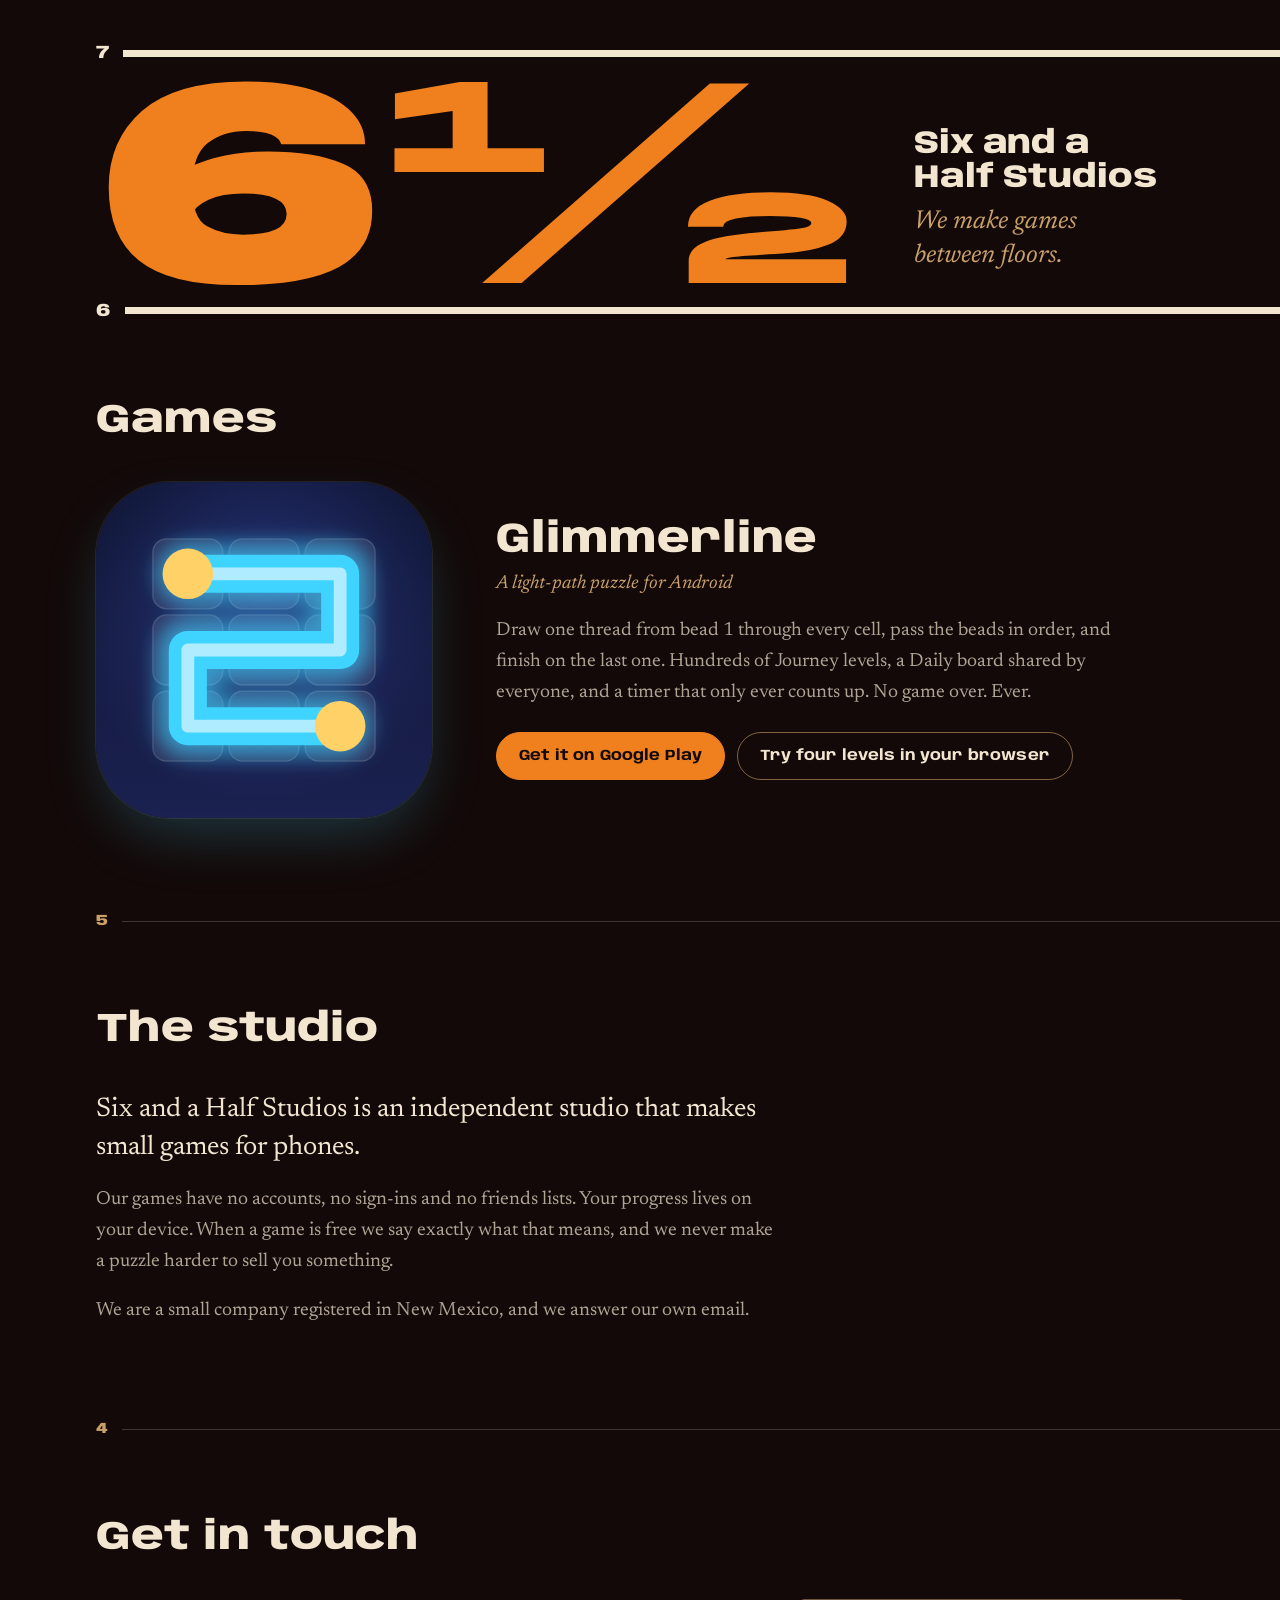
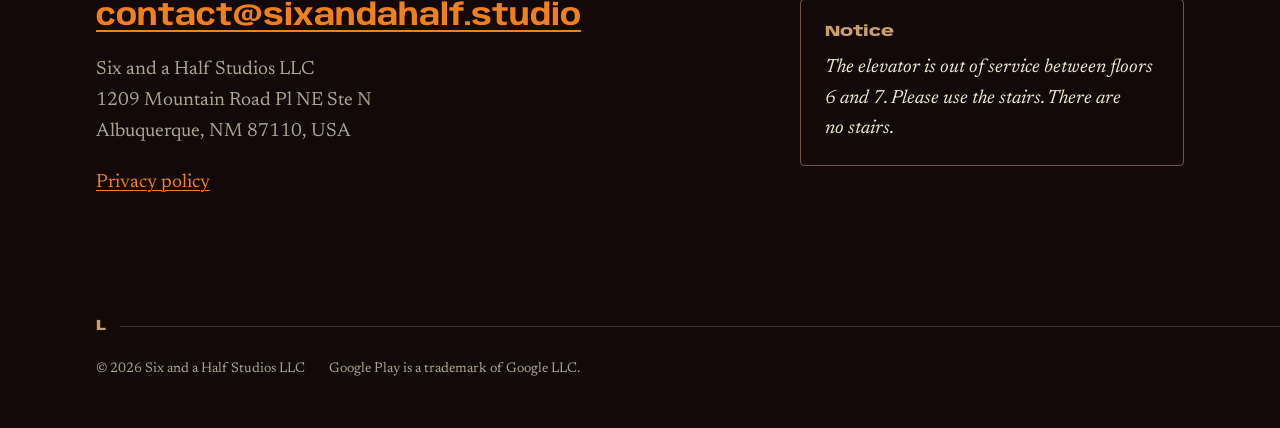
<file: index.html>
<!DOCTYPE html>
<html lang="en">
<head>
<meta charset="utf-8">
<meta name="viewport" content="width=device-width, initial-scale=1">
<title>Six and a Half Studios</title>
<meta name="description" content="Six and a Half Studios is an independent mobile game studio. Makers of Glimmerline, a calm light-path puzzle for Android.">
<meta name="theme-color" content="#130908">
<link rel="canonical" href="https://sixandahalf.studio/">
<link rel="icon" href="/favicon.svg" type="image/svg+xml">
<link rel="icon" href="/favicon.png" type="image/png" sizes="96x96">
<link rel="apple-touch-icon" href="/apple-touch-icon.png">
<meta property="og:type" content="website">
<meta property="og:title" content="Six and a Half Studios">
<meta property="og:description" content="We make games between floors. Makers of Glimmerline, a calm light-path puzzle for Android.">
<meta property="og:url" content="https://sixandahalf.studio/">
<meta property="og:image" content="https://sixandahalf.studio/assets/og.png">
<meta property="og:image:width" content="1200">
<meta property="og:image:height" content="630">
<meta name="twitter:card" content="summary_large_image">
<link rel="preload" href="/assets/fonts/anybody.woff2" as="font" type="font/woff2" crossorigin>
<link rel="preload" href="/assets/fonts/newsreader.woff2" as="font" type="font/woff2" crossorigin>
<link rel="stylesheet" href="/assets/studio.css">
<script type="application/ld+json">
{
  "@context": "https://schema.org",
  "@type": "Organization",
  "name": "Six and a Half Studios",
  "legalName": "Six and a Half Studios LLC",
  "url": "https://sixandahalf.studio/",
  "logo": "https://sixandahalf.studio/apple-touch-icon.png",
  "email": "contact@sixandahalf.studio",
  "address": {
    "@type": "PostalAddress",
    "streetAddress": "1209 Mountain Road Pl NE Ste N",
    "addressLocality": "Albuquerque",
    "addressRegion": "NM",
    "postalCode": "87110",
    "addressCountry": "US"
  }
}
</script>
</head>
<body>

<header class="shaft">
  <div class="slab floor top" aria-hidden="true">7</div>
  <div class="wrap between">
    <p class="half" aria-hidden="true">6½</p>
    <div class="who">
      <h1>Six and a Half Studios</h1>
      <p class="tag">We make games between floors.</p>
    </div>
  </div>
  <div class="slab floor" aria-hidden="true">6</div>
</header>

<main>
  <section class="wrap level" aria-labelledby="games-h">
    <h2 id="games-h">Games</h2>

    <article class="game">
      <a class="game-art" href="/glimmerline/" tabindex="-1" aria-hidden="true">
        <svg xmlns="http://www.w3.org/2000/svg" viewBox="0 0 1024 1024">
          <defs>
            <linearGradient id="gl-bg" x1="0" y1="0" x2="0" y2="1"><stop offset="0" stop-color="#0E1430"/><stop offset="1" stop-color="#1B2150"/></linearGradient>
            <radialGradient id="gl-glow" cx="0.5" cy="0.35" r="0.6"><stop offset="0" stop-color="#384CB3" stop-opacity="0.5"/><stop offset="1" stop-color="#384CB3" stop-opacity="0"/></radialGradient>
            <filter id="gl-blur" filterUnits="userSpaceOnUse" x="0" y="0" width="1024" height="1024"><feGaussianBlur stdDeviation="30"/></filter>
          </defs>
          <rect width="1024" height="1024" fill="url(#gl-bg)"/>
          <rect width="1024" height="1024" fill="url(#gl-glow)"/>
          <g fill="#fff" fill-opacity="0.09" stroke="#fff" stroke-opacity="0.16" stroke-width="4">
            <rect x="173.1" y="173.1" width="213.5" height="213.5" rx="41.8"/><rect x="405.2" y="173.1" width="213.5" height="213.5" rx="41.8"/><rect x="637.3" y="173.1" width="213.5" height="213.5" rx="41.8"/>
            <rect x="173.1" y="405.2" width="213.5" height="213.5" rx="41.8"/><rect x="405.2" y="405.2" width="213.5" height="213.5" rx="41.8"/><rect x="637.3" y="405.2" width="213.5" height="213.5" rx="41.8"/>
            <rect x="173.1" y="637.3" width="213.5" height="213.5" rx="41.8"/><rect x="405.2" y="637.3" width="213.5" height="213.5" rx="41.8"/><rect x="637.3" y="637.3" width="213.5" height="213.5" rx="41.8"/>
          </g>
          <g fill="none" stroke-linecap="round" stroke-linejoin="round">
            <polyline points="279.9,279.9 744.1,279.9 744.1,512 279.9,512 279.9,744.1 744.1,744.1" stroke="#3FD3FF" stroke-opacity="0.6" stroke-width="186" filter="url(#gl-blur)"/>
            <polyline points="279.9,279.9 744.1,279.9 744.1,512 279.9,512 279.9,744.1 744.1,744.1" stroke="#3FD3FF" stroke-width="116"/>
            <polyline points="279.9,279.9 744.1,279.9 744.1,512 279.9,512 279.9,744.1 744.1,744.1" stroke="#EBFAFF" stroke-opacity="0.65" stroke-width="39"/>
          </g>
          <circle cx="279.9" cy="279.9" r="77" fill="#FFD166"/>
          <circle cx="744.1" cy="744.1" r="77" fill="#FFD166"/>
        </svg>
      </a>
      <div>
        <h3><a href="/glimmerline/">Glimmerline</a></h3>
        <p class="kind">A light-path puzzle for Android</p>
        <p class="about">Draw one thread from bead 1 through every cell, pass the beads in order, and finish on the last one. Hundreds of Journey levels, a Daily board shared by everyone, and a timer that only ever counts up. No game over. Ever.</p>
        <p class="actions">
          <a class="btn" href="https://play.google.com/store/apps/details?id=com.sixandahalf.glimmerline">Get it on Google Play</a>
          <a class="btn quiet" href="/glimmerline/">Try four levels in your browser</a>
        </p>
      </div>
    </article>

<!-- Unpublished until the name is registered.
    <article class="game">
      <div>
        <h3>Underworld Inc.</h3>
        <p class="kind">A dark-comedy management sim</p>
        <p class="about">A dark-comedy management sim about Hell's most inefficient bureaucracy.
        Answer the phones. Run the board. Redact the feelings. Adjourn the meeting.
        Climb the corporate ladder until the only promotion left is ceasing to exist.</p>
        <p class="actions"><span class="btn quiet soon">Coming soon to Google Play</span></p>
      </div>
    </article>
-->
  </section>

  <div class="slab" aria-hidden="true">5</div>

  <section class="wrap level" aria-labelledby="studio-h">
    <h2 id="studio-h">The studio</h2>
    <div class="prose">
      <p>Six and a Half Studios is an independent studio that makes small games for phones.</p>
      <p>Our games have no accounts, no sign-ins and no friends lists. Your progress lives on your device. When a game is free we say exactly what that means, and we never make a puzzle harder to sell you something.</p>
      <p>We are a small company registered in New Mexico, and we answer our own email.</p>
    </div>
  </section>

  <div class="slab" aria-hidden="true">4</div>

  <section class="wrap level" aria-labelledby="contact-h">
    <h2 id="contact-h">Get in touch</h2>
    <div class="contact">
      <div>
        <p class="mail"><a href="mailto:contact@sixandahalf.studio">contact@sixandahalf.studio</a></p>
        <address>
          Six and a Half Studios LLC<br>
          1209 Mountain Road Pl NE Ste N<br>
          Albuquerque, NM 87110, USA
        </address>
        <p class="links"><a href="/privacy/">Privacy policy</a></p>
      </div>
      <aside class="notice" aria-labelledby="notice-h">
        <h3 id="notice-h">Notice</h3>
        <p>The elevator is out of service between floors 6 and 7. Please use the stairs. There are no stairs.</p>
      </aside>
    </div>
  </section>
</main>

<footer>
  <div class="slab" aria-hidden="true">L</div>
  <div class="wrap row">
    <span>© 2026 Six and a Half Studios LLC</span>
    <span>Google Play is a trademark of Google LLC.</span>
  </div>
</footer>

</body>
</html>
</file>
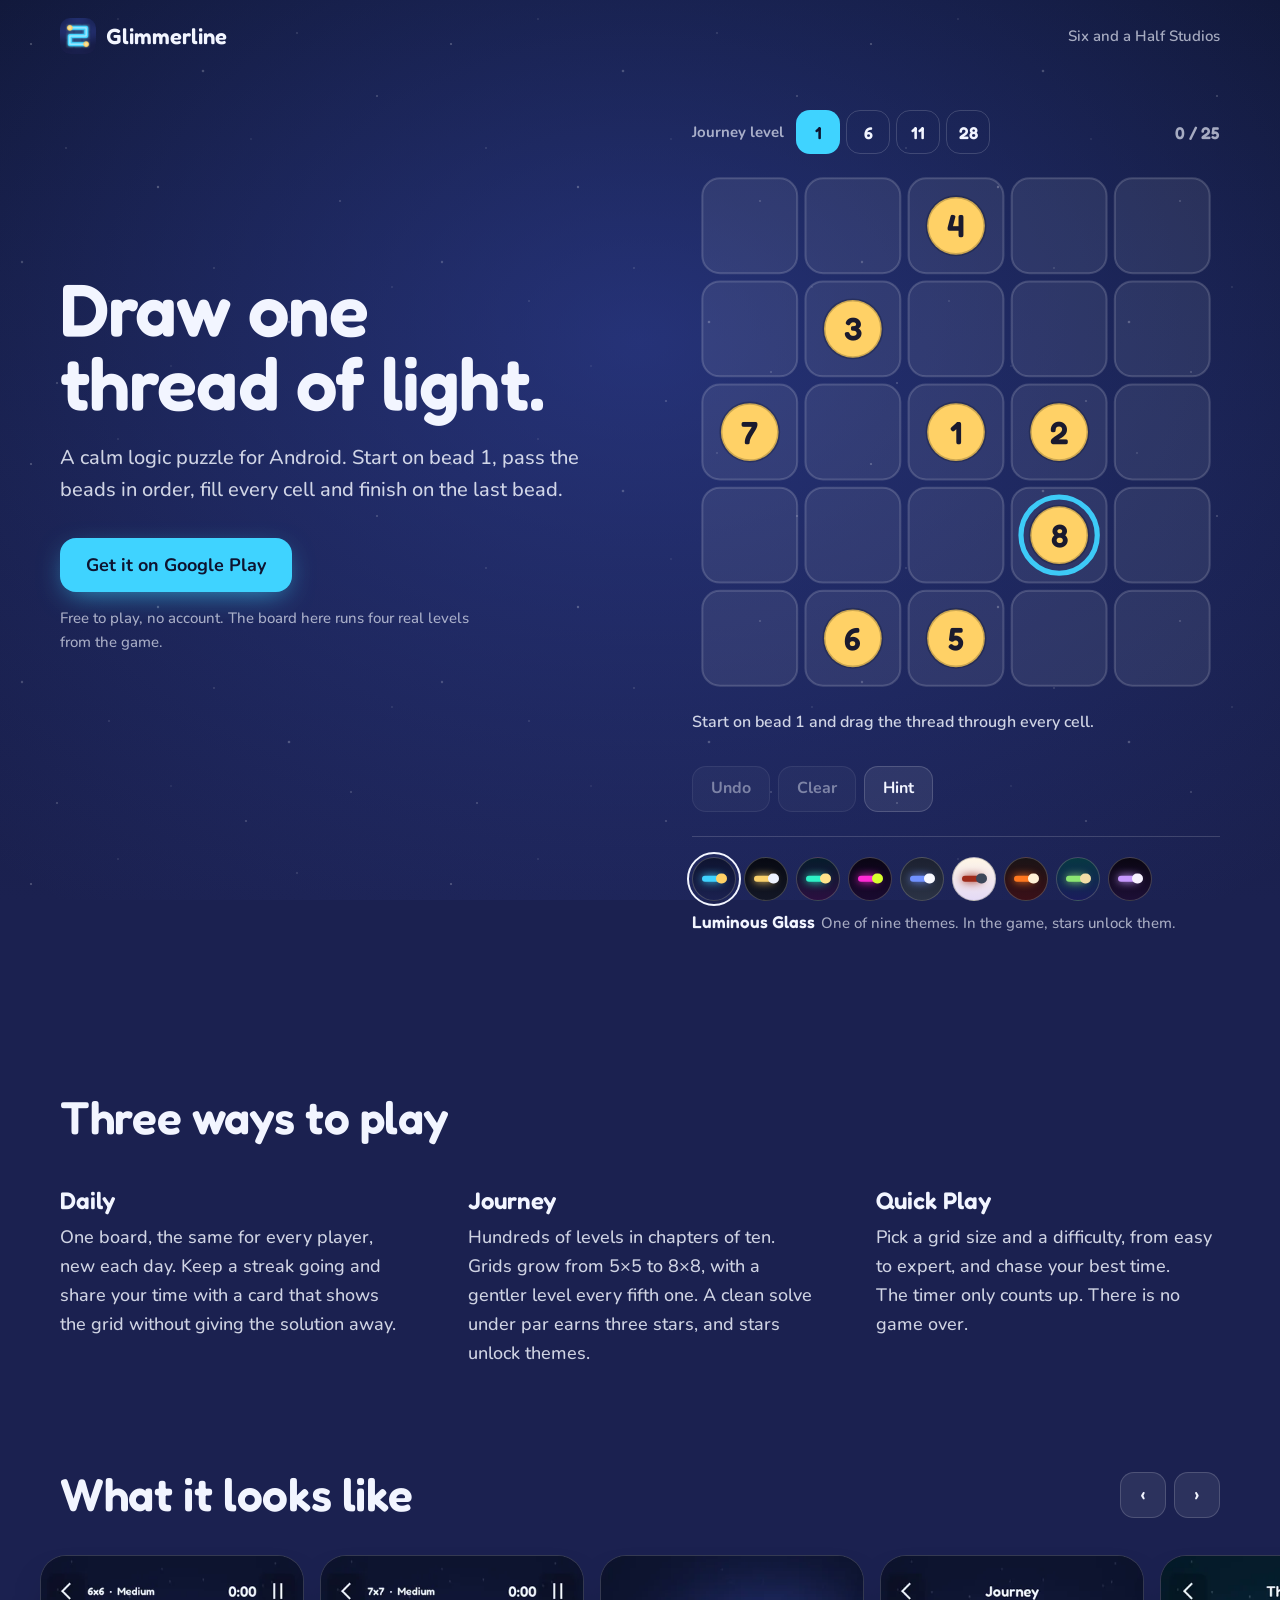
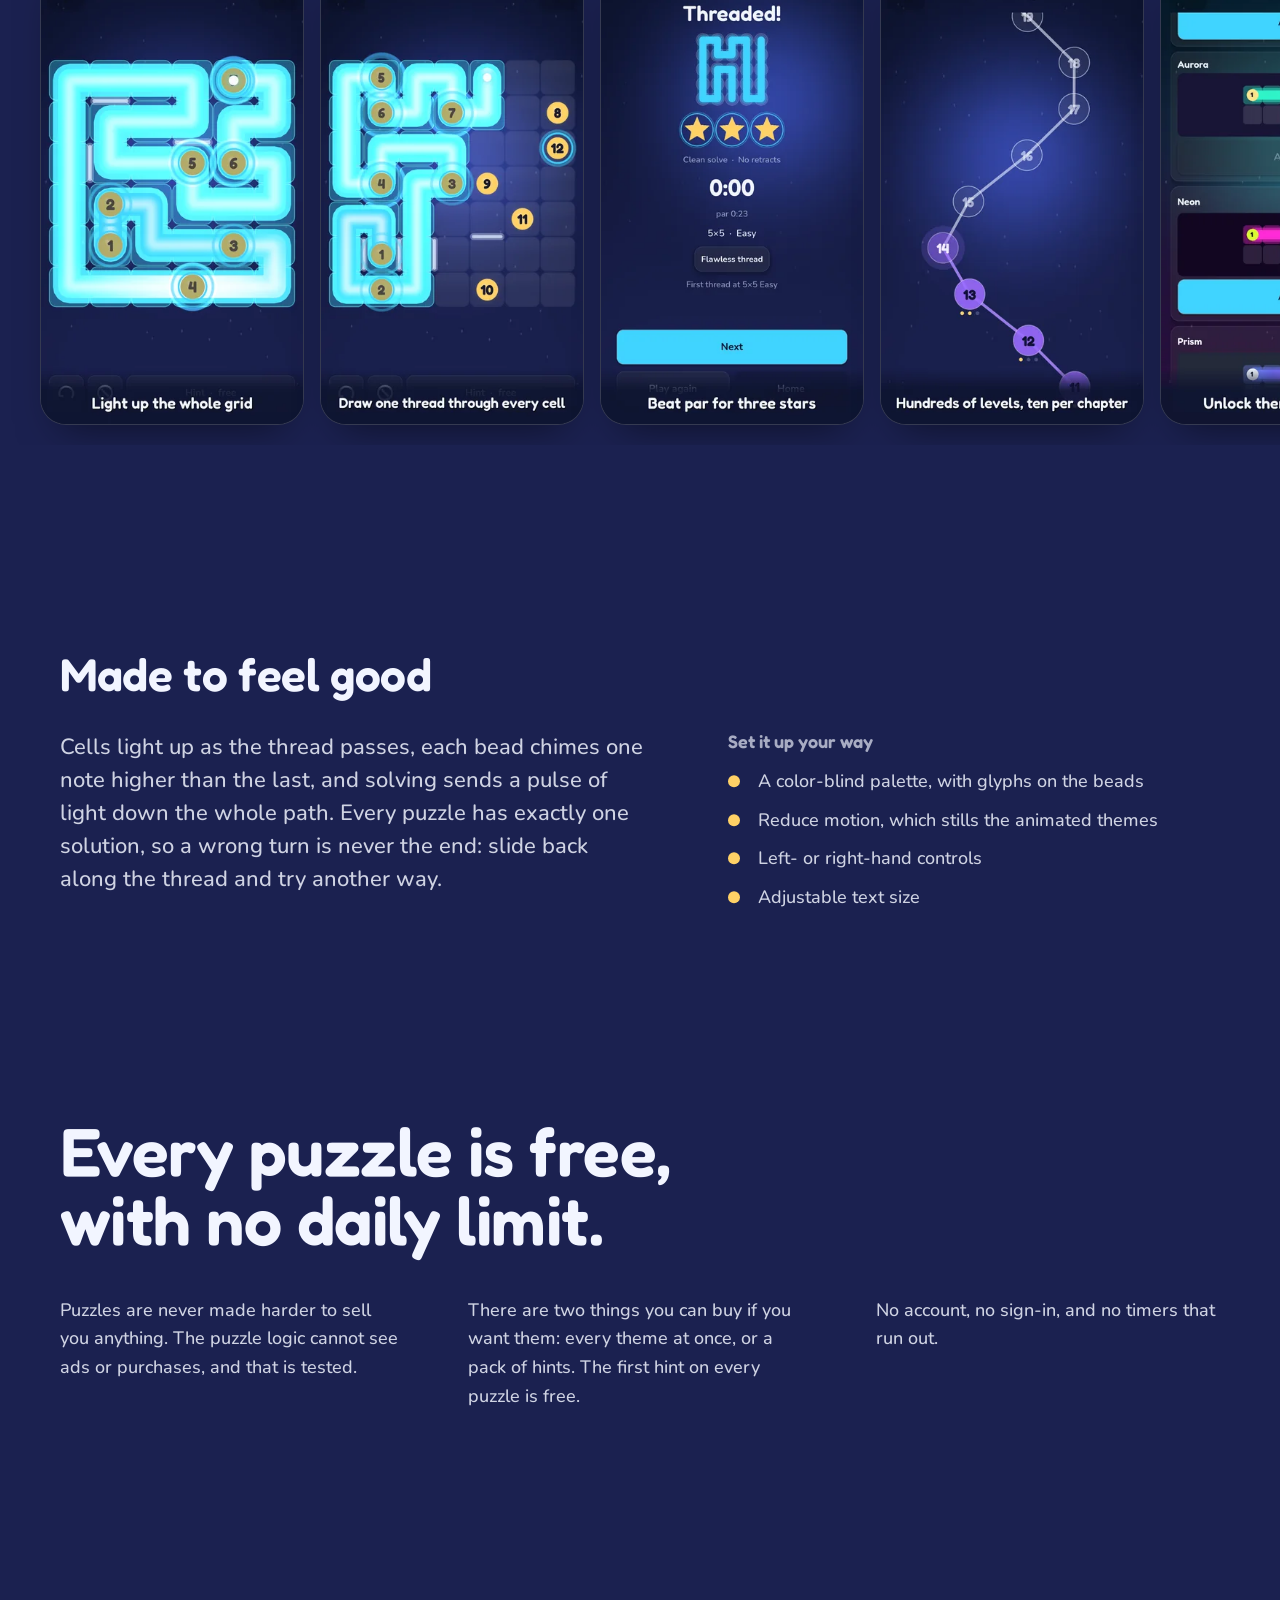
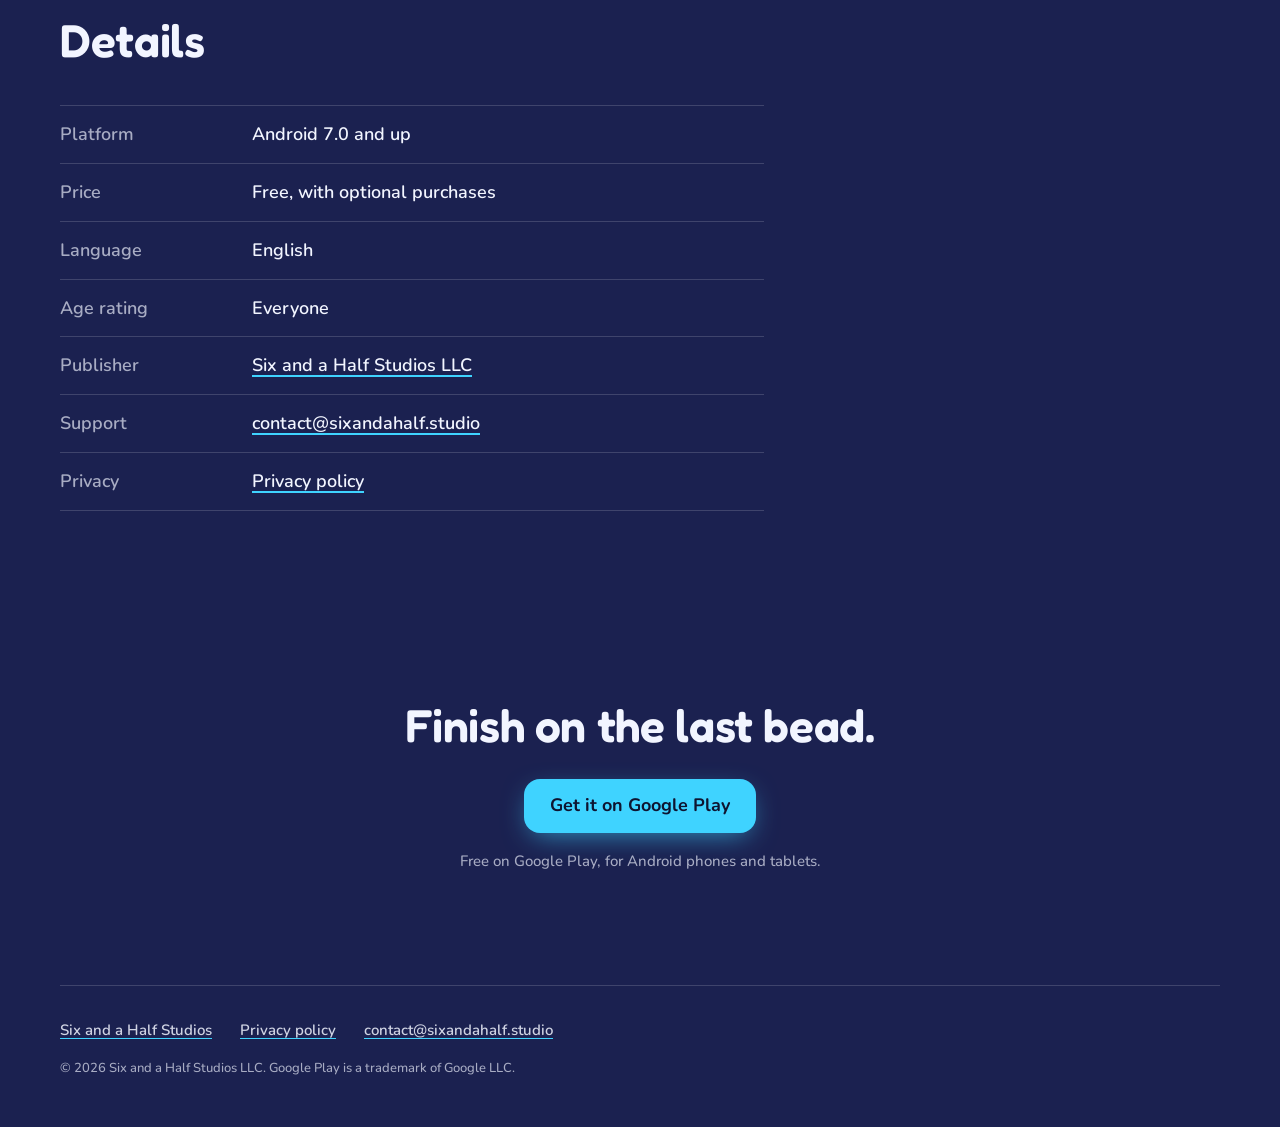
<file: glimmerline/index.html>
<!DOCTYPE html>
<html lang="en">
<head>
<meta charset="utf-8">
<meta name="viewport" content="width=device-width, initial-scale=1">
<title>Glimmerline: Light Path Puzzle | Six and a Half Studios</title>
<meta name="description" content="Draw one thread of light through every cell. Glimmerline is a calm logic puzzle for Android, with a new puzzle every day. Play four levels right here.">
<meta name="theme-color" content="#0e1430">
<link rel="canonical" href="https://sixandahalf.studio/glimmerline/">
<link rel="icon" type="image/png" href="/glimmerline/img/icon-64.png">
<link rel="apple-touch-icon" href="/glimmerline/img/icon-180.png">
<meta property="og:type" content="website">
<meta property="og:title" content="Glimmerline: Light Path Puzzle">
<meta property="og:description" content="Draw one thread of light through every cell. A calm logic puzzle, new every day.">
<meta property="og:url" content="https://sixandahalf.studio/glimmerline/">
<meta property="og:image" content="https://sixandahalf.studio/glimmerline/img/og.png">
<meta property="og:image:width" content="1024">
<meta property="og:image:height" content="500">
<meta name="twitter:card" content="summary_large_image">
<link rel="preload" href="/assets/fonts/fredoka.woff2" as="font" type="font/woff2" crossorigin>
<link rel="preload" href="/assets/fonts/nunito.woff2" as="font" type="font/woff2" crossorigin>
<link rel="stylesheet" href="/glimmerline/glimmerline.css">
<script type="application/ld+json">
{
  "@context": "https://schema.org",
  "@type": "VideoGame",
  "name": "Glimmerline: Light Path Puzzle",
  "url": "https://sixandahalf.studio/glimmerline/",
  "image": "https://sixandahalf.studio/glimmerline/img/og.png",
  "description": "Draw one thread of light through every cell. A calm logic puzzle, new every day.",
  "genre": "Puzzle",
  "gamePlatform": "Android",
  "operatingSystem": "Android 7.0 and up",
  "applicationCategory": "GameApplication",
  "offers": { "@type": "Offer", "price": "0", "priceCurrency": "USD" },
  "installUrl": "https://play.google.com/store/apps/details?id=com.sixandahalf.glimmerline",
  "publisher": { "@type": "Organization", "name": "Six and a Half Studios LLC", "url": "https://sixandahalf.studio/" }
}
</script>
</head>
<body>

<div class="sky" aria-hidden="true">
  <i class="glow"></i>
  <i class="dust"></i>
  <div class="embers">
    <i style="--x:6;--s:3px;--t:13s;--d:-2s;--sway:3vw"></i>
    <i style="--x:14;--s:2px;--t:17s;--d:-9s;--sway:-2vw"></i>
    <i style="--x:23;--s:4px;--t:11s;--d:-5s;--sway:4vw"></i>
    <i style="--x:31;--s:2px;--t:19s;--d:-13s;--sway:-3vw"></i>
    <i style="--x:39;--s:3px;--t:14s;--d:-7s;--sway:2vw"></i>
    <i style="--x:47;--s:2px;--t:16s;--d:-1s;--sway:-4vw"></i>
    <i style="--x:55;--s:4px;--t:12s;--d:-10s;--sway:3vw"></i>
    <i style="--x:63;--s:2px;--t:18s;--d:-4s;--sway:-2vw"></i>
    <i style="--x:71;--s:3px;--t:13s;--d:-11s;--sway:4vw"></i>
    <i style="--x:79;--s:2px;--t:20s;--d:-6s;--sway:-3vw"></i>
    <i style="--x:87;--s:3px;--t:15s;--d:-14s;--sway:2vw"></i>
    <i style="--x:94;--s:2px;--t:17s;--d:-8s;--sway:-4vw"></i>
  </div>
</div>

<header class="wrap top">
  <a class="brand" href="/glimmerline/" aria-label="Glimmerline">
    <img src="/glimmerline/img/icon-180.png" alt="" width="36" height="36">
    <span>Glimmerline</span>
  </a>
  <a class="studio" href="/">Six and a Half Studios</a>
</header>

<main>
  <div class="wrap hero">
    <div class="intro">
      <h1>Draw one thread of light.</h1>
      <p class="lede">A calm logic puzzle for Android. Start on bead 1, pass the beads in order, fill every cell and finish on the last bead.</p>
    </div>

    <div class="play" id="play" hidden>
      <div class="play-head">
        <div class="levels" id="levels" role="group" aria-label="Journey level">
          <span class="levels-label" aria-hidden="true"><span class="wide">Journey </span>level</span>
        </div>
        <output class="count" id="count" aria-label="Cells filled">0 / 25</output>
      </div>
      <svg class="board idle" id="board" tabindex="0" role="application" aria-describedby="board-help"
           viewBox="-6 -6 512 512" xmlns="http://www.w3.org/2000/svg"></svg>
      <p class="sr-only" id="board-help">Arrow keys draw the thread from bead 1 and step back along it. Backspace undoes one cell. Escape clears the board.</p>
      <p class="status" id="status" role="status">Start on bead 1 and drag the thread through every cell.</p>
      <div class="tools">
        <button class="btn" id="undo" type="button">Undo</button>
        <button class="btn" id="clear" type="button">Clear</button>
        <button class="btn" id="hint" type="button">Hint</button>
        <button class="btn primary" id="next" type="button" hidden>Next level</button>
      </div>
      <div class="themes">
        <div class="swatches" id="swatches" role="radiogroup" aria-label="Theme"></div>
        <p class="theme-line"><b id="theme-name">Luminous Glass</b>One of nine themes<span id="theme-note"></span>. In the game, stars unlock them.</p>
      </div>
    </div>
    <noscript><p class="lede">The playable board needs JavaScript. The screenshots below show the game.</p></noscript>

    <div class="cta">
      <a class="store" href="https://play.google.com/store/apps/details?id=com.sixandahalf.glimmerline">Get it on Google Play</a>
      <p class="fine">Free to play, no account. The board here runs four real levels from the game.</p>
    </div>
  </div>

  <section class="wrap modes" aria-labelledby="modes-h">
    <h2 id="modes-h">Three ways to play</h2>
    <div class="modes-grid">
      <div>
        <h3>Daily</h3>
        <p>One board, the same for every player, new each day. Keep a streak going and share your time with a card that shows the grid without giving the solution away.</p>
      </div>
      <div>
        <h3>Journey</h3>
        <p>Hundreds of levels in chapters of ten. Grids grow from 5×5 to 8×8, with a gentler level every fifth one. A clean solve under par earns three stars, and stars unlock themes.</p>
      </div>
      <div>
        <h3>Quick Play</h3>
        <p>Pick a grid size and a difficulty, from easy to expert, and chase your best time. The timer only counts up. There is no game over.</p>
      </div>
    </div>
  </section>

  <section class="shots" aria-labelledby="shots-h">
    <div class="wrap shots-head">
      <h2 id="shots-h">What it looks like</h2>
      <div class="strip-nav" id="strip-nav" hidden>
        <button class="btn" type="button" data-dir="-1" aria-label="Earlier screenshots">&lsaquo;</button>
        <button class="btn" type="button" data-dir="1" aria-label="More screenshots">&rsaquo;</button>
      </div>
    </div>
    <ul class="strip" id="strip" tabindex="0" aria-label="Screenshots from the game">
      <li><img src="/glimmerline/img/shot-solve-360.webp" srcset="/glimmerline/img/shot-solve-360.webp 360w, /glimmerline/img/shot-solve-720.webp 720w" sizes="(min-width: 26rem) 264px, 64vw" width="360" height="640" alt="A solved 6 by 6 board: one glowing thread fills every cell. Caption: Light up the whole grid."></li>
      <li><img src="/glimmerline/img/shot-draw-360.webp" srcset="/glimmerline/img/shot-draw-360.webp 360w, /glimmerline/img/shot-draw-720.webp 720w" sizes="(min-width: 26rem) 264px, 64vw" width="360" height="640" loading="lazy" alt="A 7 by 7 board halfway through, the thread passing beads 1 to 7. Caption: Draw one thread through every cell."></li>
      <li><img src="/glimmerline/img/shot-results-360.webp" srcset="/glimmerline/img/shot-results-360.webp 360w, /glimmerline/img/shot-results-720.webp 720w" sizes="(min-width: 26rem) 264px, 64vw" width="360" height="640" loading="lazy" alt="The results screen with three stars and a Flawless thread badge. Caption: Beat par for three stars."></li>
      <li><img src="/glimmerline/img/shot-journey-360.webp" srcset="/glimmerline/img/shot-journey-360.webp 360w, /glimmerline/img/shot-journey-720.webp 720w" sizes="(min-width: 26rem) 264px, 64vw" width="360" height="640" loading="lazy" alt="The Journey map, a winding path of numbered levels. Caption: Hundreds of levels, ten per chapter."></li>
      <li><img src="/glimmerline/img/shot-themes-360.webp" srcset="/glimmerline/img/shot-themes-360.webp 360w, /glimmerline/img/shot-themes-720.webp 720w" sizes="(min-width: 26rem) 264px, 64vw" width="360" height="640" loading="lazy" alt="The Themes screen showing Aurora, Neon and Prism. Caption: Unlock themes with stars."></li>
      <li><img src="/glimmerline/img/shot-tide-360.webp" srcset="/glimmerline/img/shot-tide-360.webp 360w, /glimmerline/img/shot-tide-720.webp 720w" sizes="(min-width: 26rem) 264px, 64vw" width="360" height="640" loading="lazy" alt="A board in the Tide theme, with a green thread on deep teal. Caption: Nine themes, three of them animated."></li>
    </ul>
  </section>

  <section class="wrap feel" aria-labelledby="feel-h">
    <h2 id="feel-h">Made to feel good</h2>
    <div class="feel-grid">
      <p>Cells light up as the thread passes, each bead chimes one note higher than the last, and solving sends a pulse of light down the whole path. Every puzzle has exactly one solution, so a wrong turn is never the end: slide back along the thread and try another way.</p>
      <div>
        <h3>Set it up your way</h3>
        <ul>
          <li>A color-blind palette, with glyphs on the beads</li>
          <li>Reduce motion, which stills the animated themes</li>
          <li>Left- or right-hand controls</li>
          <li>Adjustable text size</li>
        </ul>
      </div>
    </div>
  </section>

  <section class="wrap free" aria-labelledby="free-h">
    <h2 id="free-h">Every puzzle is free, with no daily limit.</h2>
    <div class="cols">
      <p>Puzzles are never made harder to sell you anything. The puzzle logic cannot see ads or purchases, and that is tested.</p>
      <p>There are two things you can buy if you want them: every theme at once, or a pack of hints. The first hint on every puzzle is free.</p>
      <p>No account, no sign-in, and no timers that run out.</p>
    </div>
  </section>

  <section class="wrap details" aria-labelledby="details-h">
    <h2 id="details-h">Details</h2>
    <dl>
      <div><dt>Platform</dt><dd>Android 7.0 and up</dd></div>
      <div><dt>Price</dt><dd>Free, with optional purchases</dd></div>
      <div><dt>Language</dt><dd>English</dd></div>
      <div><dt>Age rating</dt><dd>Everyone</dd></div>
      <div><dt>Publisher</dt><dd><a href="/">Six and a Half Studios LLC</a></dd></div>
      <div><dt>Support</dt><dd><a href="mailto:contact@sixandahalf.studio">contact@sixandahalf.studio</a></dd></div>
      <div><dt>Privacy</dt><dd><a href="/privacy/">Privacy policy</a></dd></div>
    </dl>
  </section>

  <section class="wrap get" aria-labelledby="get-h">
    <h2 id="get-h">Finish on the last bead.</h2>
    <a class="store" href="https://play.google.com/store/apps/details?id=com.sixandahalf.glimmerline">Get it on Google Play</a>
    <p class="fine">Free on Google Play, for Android phones and tablets.</p>
  </section>
</main>

<footer class="wrap">
  <div class="row">
    <a href="/">Six and a Half Studios</a>
    <a href="/privacy/">Privacy policy</a>
    <a href="mailto:contact@sixandahalf.studio">contact@sixandahalf.studio</a>
  </div>
  <p class="legal">© 2026 Six and a Half Studios LLC. Google Play is a trademark of Google LLC.</p>
</footer>

<script src="/glimmerline/glimmerline.js" defer></script>
</body>
</html>
</file>
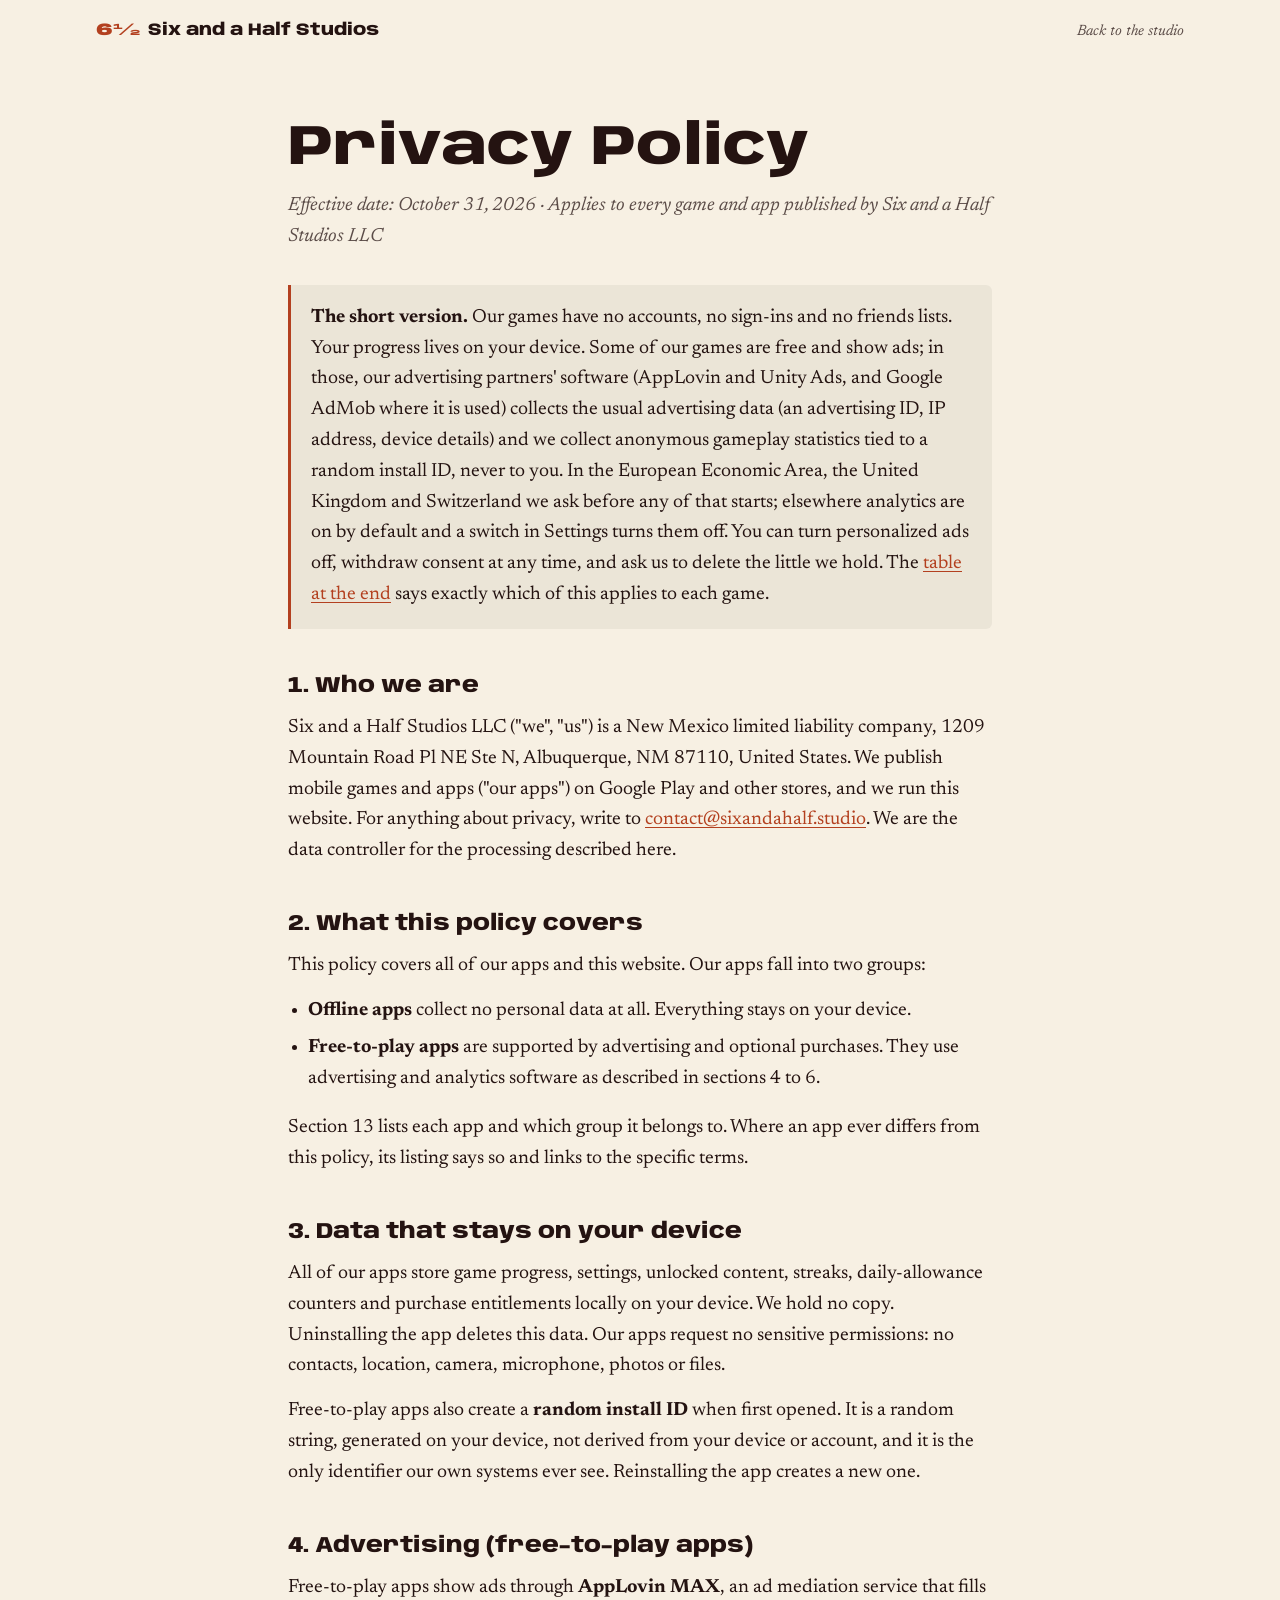
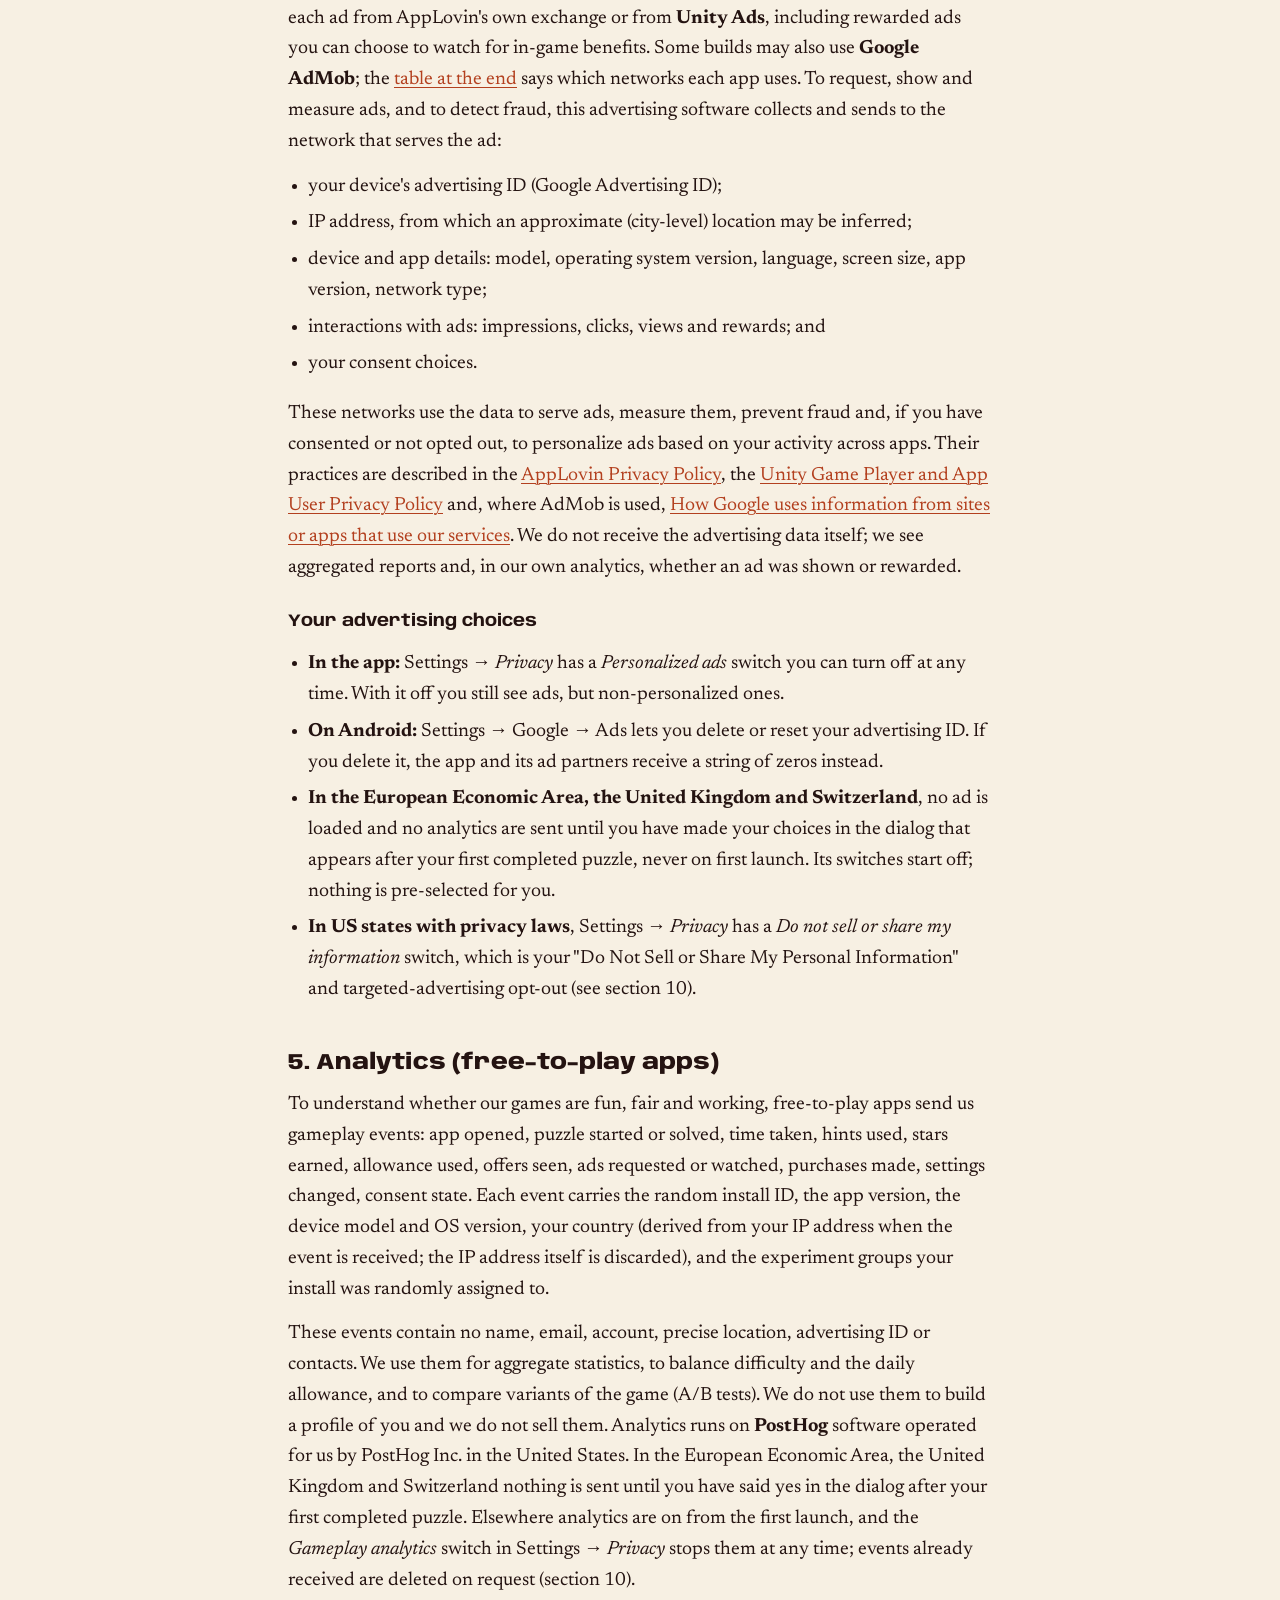
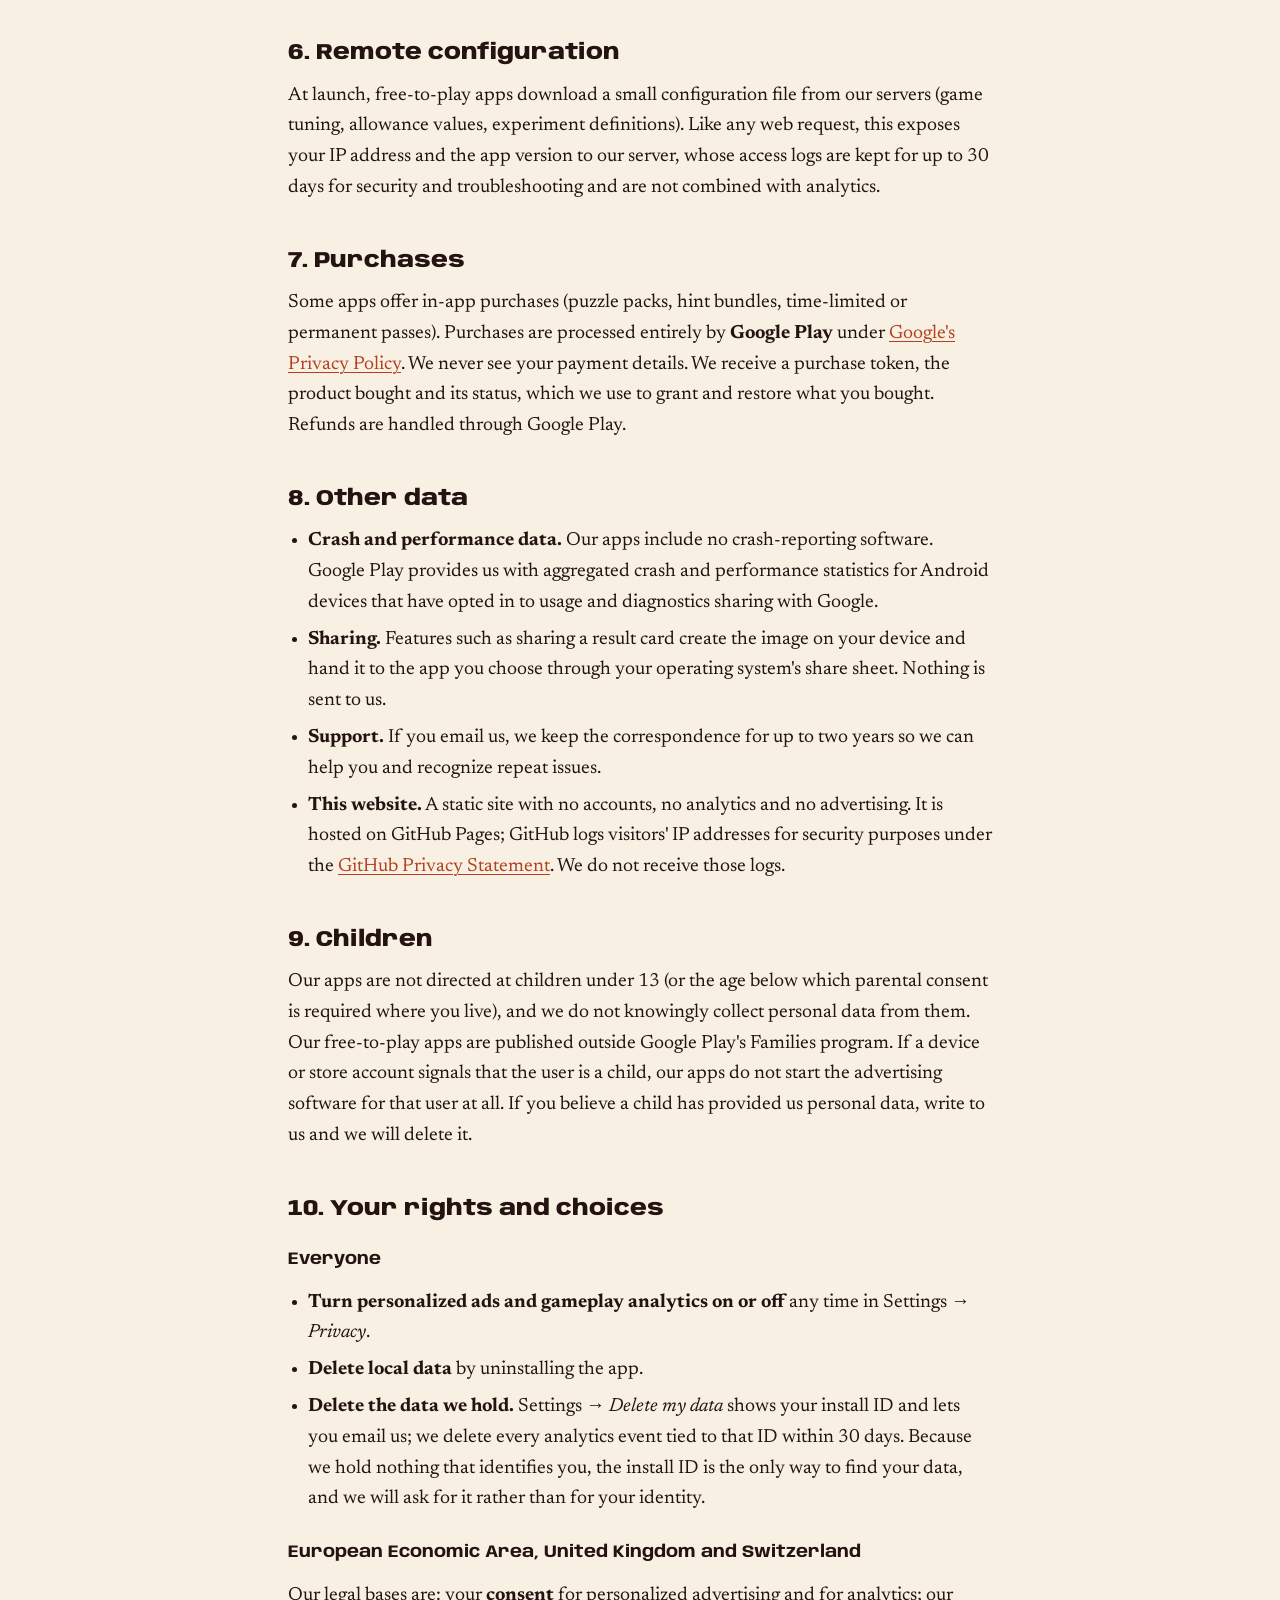
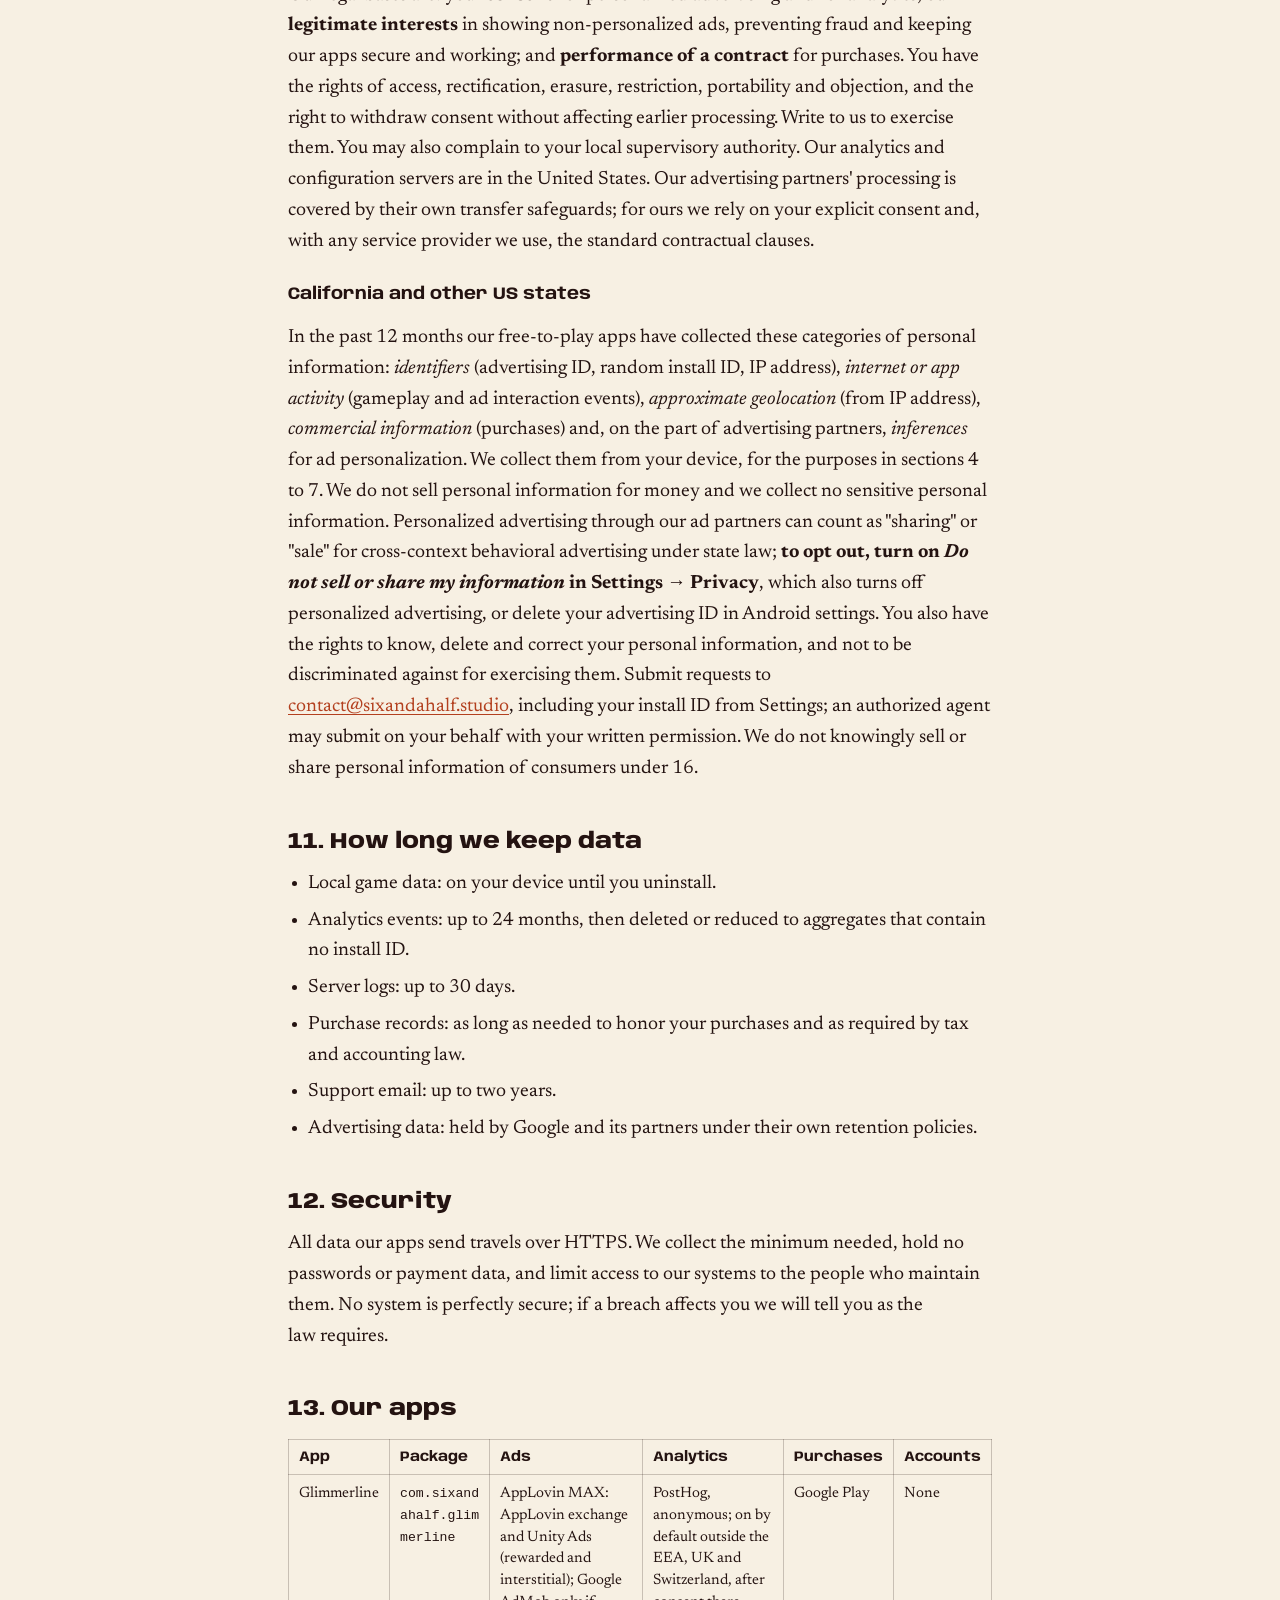
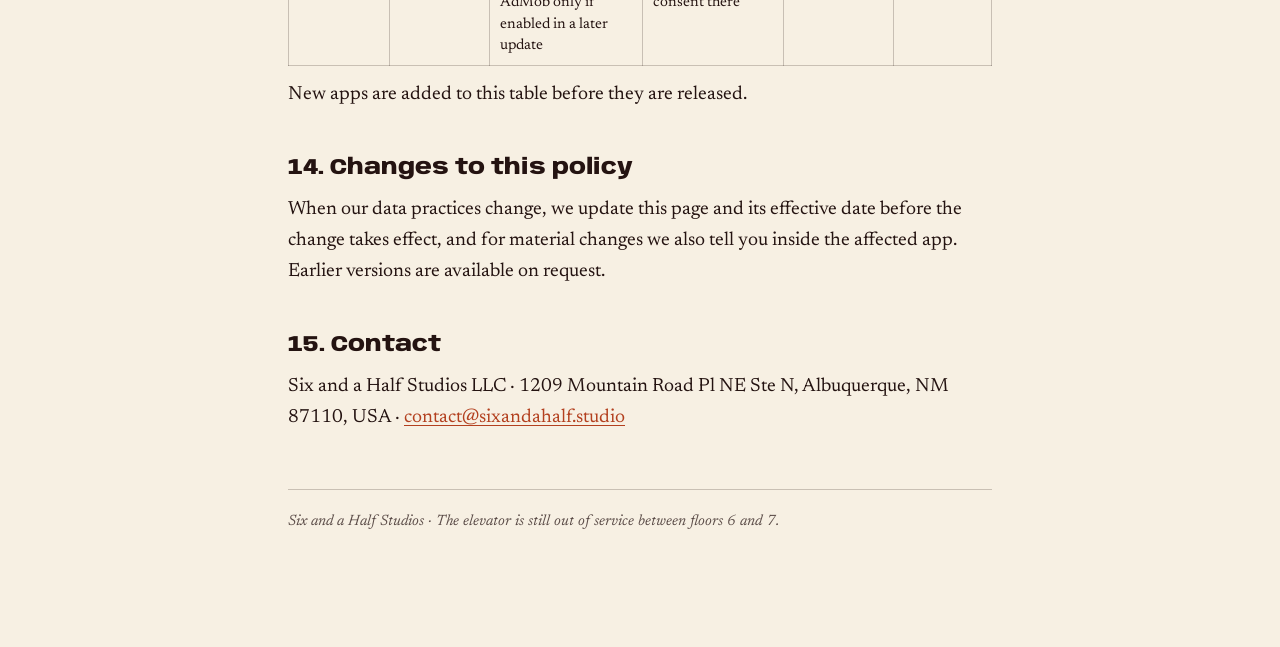
<file: privacy/index.html>
<!DOCTYPE html>
<html lang="en" class="paper">
<head>
<meta charset="utf-8">
<meta name="viewport" content="width=device-width, initial-scale=1">
<title>Privacy Policy | Six and a Half Studios</title>
<meta name="description" content="Privacy policy for all games and apps published by Six and a Half Studios LLC.">
<meta name="theme-color" content="#130908" media="(prefers-color-scheme: dark)">
<meta name="theme-color" content="#f7f0e3" media="(prefers-color-scheme: light)">
<link rel="canonical" href="https://sixandahalf.studio/privacy/">
<link rel="icon" href="/favicon.svg" type="image/svg+xml">
<link rel="icon" href="/favicon.png" type="image/png" sizes="96x96">
<link rel="apple-touch-icon" href="/apple-touch-icon.png">
<link rel="preload" href="/assets/fonts/newsreader.woff2" as="font" type="font/woff2" crossorigin>
<link rel="preload" href="/assets/fonts/anybody.woff2" as="font" type="font/woff2" crossorigin>
<link rel="stylesheet" href="/assets/studio.css">
</head>
<body>
<header class="wrap doc-top">
  <a class="mark" href="/"><b>6½</b>Six and a Half Studios</a>
  <a class="back" href="/">Back to the studio</a>
</header>
<main class="doc">
<h1>Privacy Policy</h1>
<p class="updated">Effective date: October 31, 2026 · Applies to every game and app published by Six and a Half Studios LLC</p>

<div class="box">
<strong>The short version.</strong> Our games have no accounts, no sign-ins and no friends lists. Your progress lives on your device. Some of our games are free and show ads; in those, our advertising partners' software (AppLovin and Unity Ads, and Google AdMob where it is used) collects the usual advertising data (an advertising ID, IP address, device details) and we collect anonymous gameplay statistics tied to a random install ID, never to you. In the European Economic Area, the United Kingdom and Switzerland we ask before any of that starts; elsewhere analytics are on by default and a switch in Settings turns them off. You can turn personalized ads off, withdraw consent at any time, and ask us to delete the little we hold. The <a href="#apps">table at the end</a> says exactly which of this applies to each game.
</div>

<h2 id="who">1. Who we are</h2>
<p>Six and a Half Studios LLC ("we", "us") is a New Mexico limited liability company, 1209 Mountain Road Pl NE Ste N, Albuquerque, NM 87110, United States. We publish mobile games and apps ("our apps") on Google Play and other stores, and we run this website. For anything about privacy, write to <a href="mailto:contact@sixandahalf.studio">contact@sixandahalf.studio</a>. We are the data controller for the processing described here.</p>

<h2 id="scope">2. What this policy covers</h2>
<p>This policy covers all of our apps and this website. Our apps fall into two groups:</p>
<ul>
  <li><strong>Offline apps</strong> collect no personal data at all. Everything stays on your device.</li>
  <li><strong>Free-to-play apps</strong> are supported by advertising and optional purchases. They use advertising and analytics software as described in sections 4 to 6.</li>
</ul>
<p>Section 13 lists each app and which group it belongs to. Where an app ever differs from this policy, its listing says so and links to the specific terms.</p>

<h2 id="device">3. Data that stays on your device</h2>
<p>All of our apps store game progress, settings, unlocked content, streaks, daily-allowance counters and purchase entitlements locally on your device. We hold no copy. Uninstalling the app deletes this data. Our apps request no sensitive permissions: no contacts, location, camera, microphone, photos or files.</p>
<p>Free-to-play apps also create a <strong>random install ID</strong> when first opened. It is a random string, generated on your device, not derived from your device or account, and it is the only identifier our own systems ever see. Reinstalling the app creates a new one.</p>

<h2 id="ads">4. Advertising (free-to-play apps)</h2>
<p>Free-to-play apps show ads through <strong>AppLovin MAX</strong>, an ad mediation service that fills each ad from AppLovin's own exchange or from <strong>Unity Ads</strong>, including rewarded ads you can choose to watch for in-game benefits. Some builds may also use <strong>Google AdMob</strong>; the <a href="#apps">table at the end</a> says which networks each app uses. To request, show and measure ads, and to detect fraud, this advertising software collects and sends to the network that serves the ad:</p>
<ul>
  <li>your device's advertising ID (Google Advertising ID);</li>
  <li>IP address, from which an approximate (city-level) location may be inferred;</li>
  <li>device and app details: model, operating system version, language, screen size, app version, network type;</li>
  <li>interactions with ads: impressions, clicks, views and rewards; and</li>
  <li>your consent choices.</li>
</ul>
<p>These networks use the data to serve ads, measure them, prevent fraud and, if you have consented or not opted out, to personalize ads based on your activity across apps. Their practices are described in the <a href="https://www.applovin.com/privacy/">AppLovin Privacy Policy</a>, the <a href="https://unity.com/legal/game-player-and-app-user-privacy-policy">Unity Game Player and App User Privacy Policy</a> and, where AdMob is used, <a href="https://policies.google.com/technologies/partner-sites">How Google uses information from sites or apps that use our services</a>. We do not receive the advertising data itself; we see aggregated reports and, in our own analytics, whether an ad was shown or rewarded.</p>

<h3>Your advertising choices</h3>
<ul>
  <li><strong>In the app:</strong> Settings → <em>Privacy</em> has a <em>Personalized ads</em> switch you can turn off at any time. With it off you still see ads, but non-personalized ones.</li>
  <li><strong>On Android:</strong> Settings → Google → Ads lets you delete or reset your advertising ID. If you delete it, the app and its ad partners receive a string of zeros instead.</li>
  <li><strong>In the European Economic Area, the United Kingdom and Switzerland</strong>, no ad is loaded and no analytics are sent until you have made your choices in the dialog that appears after your first completed puzzle, never on first launch. Its switches start off; nothing is pre-selected for you.</li>
  <li><strong>In US states with privacy laws</strong>, Settings → <em>Privacy</em> has a <em>Do not sell or share my information</em> switch, which is your "Do Not Sell or Share My Personal Information" and targeted-advertising opt-out (see section 10).</li>
</ul>

<h2 id="analytics">5. Analytics (free-to-play apps)</h2>
<p>To understand whether our games are fun, fair and working, free-to-play apps send us gameplay events: app opened, puzzle started or solved, time taken, hints used, stars earned, allowance used, offers seen, ads requested or watched, purchases made, settings changed, consent state. Each event carries the random install ID, the app version, the device model and OS version, your country (derived from your IP address when the event is received; the IP address itself is discarded), and the experiment groups your install was randomly assigned to.</p>
<p>These events contain no name, email, account, precise location, advertising ID or contacts. We use them for aggregate statistics, to balance difficulty and the daily allowance, and to compare variants of the game (A/B tests). We do not use them to build a profile of you and we do not sell them. Analytics runs on <strong>PostHog</strong> software operated for us by PostHog Inc. in the United States. In the European Economic Area, the United Kingdom and Switzerland nothing is sent until you have said yes in the dialog after your first completed puzzle. Elsewhere analytics are on from the first launch, and the <em>Gameplay analytics</em> switch in Settings → <em>Privacy</em> stops them at any time; events already received are deleted on request (section 10).</p>

<h2 id="config">6. Remote configuration</h2>
<p>At launch, free-to-play apps download a small configuration file from our servers (game tuning, allowance values, experiment definitions). Like any web request, this exposes your IP address and the app version to our server, whose access logs are kept for up to 30 days for security and troubleshooting and are not combined with analytics.</p>

<h2 id="purchases">7. Purchases</h2>
<p>Some apps offer in-app purchases (puzzle packs, hint bundles, time-limited or permanent passes). Purchases are processed entirely by <strong>Google Play</strong> under <a href="https://policies.google.com/privacy">Google's Privacy Policy</a>. We never see your payment details. We receive a purchase token, the product bought and its status, which we use to grant and restore what you bought. Refunds are handled through Google Play.</p>

<h2 id="other">8. Other data</h2>
<ul>
  <li><strong>Crash and performance data.</strong> Our apps include no crash-reporting software. Google Play provides us with aggregated crash and performance statistics for Android devices that have opted in to usage and diagnostics sharing with Google.</li>
  <li><strong>Sharing.</strong> Features such as sharing a result card create the image on your device and hand it to the app you choose through your operating system's share sheet. Nothing is sent to us.</li>
  <li><strong>Support.</strong> If you email us, we keep the correspondence for up to two years so we can help you and recognize repeat issues.</li>
  <li><strong>This website.</strong> A static site with no accounts, no analytics and no advertising. It is hosted on GitHub Pages; GitHub logs visitors' IP addresses for security purposes under the <a href="https://docs.github.com/en/site-policy/privacy-policies/github-general-privacy-statement">GitHub Privacy Statement</a>. We do not receive those logs.</li>
</ul>

<h2 id="children">9. Children</h2>
<p>Our apps are not directed at children under 13 (or the age below which parental consent is required where you live), and we do not knowingly collect personal data from them. Our free-to-play apps are published outside Google Play's Families program. If a device or store account signals that the user is a child, our apps do not start the advertising software for that user at all. If you believe a child has provided us personal data, write to us and we will delete it.</p>

<h2 id="rights">10. Your rights and choices</h2>
<h3>Everyone</h3>
<ul>
  <li><strong>Turn personalized ads and gameplay analytics on or off</strong> any time in Settings → <em>Privacy</em>.</li>
  <li><strong>Delete local data</strong> by uninstalling the app.</li>
  <li><strong>Delete the data we hold.</strong> Settings → <em>Delete my data</em> shows your install ID and lets you email us; we delete every analytics event tied to that ID within 30 days. Because we hold nothing that identifies you, the install ID is the only way to find your data, and we will ask for it rather than for your identity.</li>
</ul>
<h3>European Economic Area, United Kingdom and Switzerland</h3>
<p>Our legal bases are: your <strong>consent</strong> for personalized advertising and for analytics; our <strong>legitimate interests</strong> in showing non-personalized ads, preventing fraud and keeping our apps secure and working; and <strong>performance of a contract</strong> for purchases. You have the rights of access, rectification, erasure, restriction, portability and objection, and the right to withdraw consent without affecting earlier processing. Write to us to exercise them. You may also complain to your local supervisory authority. Our analytics and configuration servers are in the United States. Our advertising partners' processing is covered by their own transfer safeguards; for ours we rely on your explicit consent and, with any service provider we use, the standard contractual clauses.</p>
<h3>California and other US states</h3>
<p>In the past 12 months our free-to-play apps have collected these categories of personal information: <em>identifiers</em> (advertising ID, random install ID, IP address), <em>internet or app activity</em> (gameplay and ad interaction events), <em>approximate geolocation</em> (from IP address), <em>commercial information</em> (purchases) and, on the part of advertising partners, <em>inferences</em> for ad personalization. We collect them from your device, for the purposes in sections 4 to 7. We do not sell personal information for money and we collect no sensitive personal information. Personalized advertising through our ad partners can count as "sharing" or "sale" for cross-context behavioral advertising under state law; <strong>to opt out, turn on <em>Do not sell or share my information</em> in Settings → Privacy</strong>, which also turns off personalized advertising, or delete your advertising ID in Android settings. You also have the rights to know, delete and correct your personal information, and not to be discriminated against for exercising them. Submit requests to <a href="mailto:contact@sixandahalf.studio">contact@sixandahalf.studio</a>, including your install ID from Settings; an authorized agent may submit on your behalf with your written permission. We do not knowingly sell or share personal information of consumers under 16.</p>

<h2 id="retention">11. How long we keep data</h2>
<ul>
  <li>Local game data: on your device until you uninstall.</li>
  <li>Analytics events: up to 24 months, then deleted or reduced to aggregates that contain no install ID.</li>
  <li>Server logs: up to 30 days.</li>
  <li>Purchase records: as long as needed to honor your purchases and as required by tax and accounting law.</li>
  <li>Support email: up to two years.</li>
  <li>Advertising data: held by Google and its partners under their own retention policies.</li>
</ul>

<h2 id="security">12. Security</h2>
<p>All data our apps send travels over HTTPS. We collect the minimum needed, hold no passwords or payment data, and limit access to our systems to the people who maintain them. No system is perfectly secure; if a breach affects you we will tell you as the law requires.</p>

<h2 id="apps">13. Our apps</h2>
<div class="scroll">
<table>
  <thead><tr><th>App</th><th>Package</th><th>Ads</th><th>Analytics</th><th>Purchases</th><th>Accounts</th></tr></thead>
  <tbody>
    <tr><td>Glimmerline</td><td><code>com.sixandahalf.glimmerline</code></td><td>AppLovin MAX: AppLovin exchange and Unity Ads (rewarded and interstitial); Google AdMob only if enabled in a later update</td><td>PostHog, anonymous; on by default outside the EEA, UK and Switzerland, after consent there</td><td>Google Play</td><td>None</td></tr>
<!-- Unpublished until the name is registered.
    <tr><td>Underworld Inc.</td><td><code>com.sixandahalf.underworldinc</code></td><td>None</td><td>None</td><td>Google Play, if offered</td><td>None</td></tr>
-->
  </tbody>
</table>
</div>
<p>New apps are added to this table before they are released.</p>

<h2 id="changes">14. Changes to this policy</h2>
<p>When our data practices change, we update this page and its effective date before the change takes effect, and for material changes we also tell you inside the affected app. Earlier versions are available on request.</p>

<h2 id="contact">15. Contact</h2>
<p>Six and a Half Studios LLC · 1209 Mountain Road Pl NE Ste N, Albuquerque, NM 87110, USA · <a href="mailto:contact@sixandahalf.studio">contact@sixandahalf.studio</a></p>

<footer class="doc-foot">
  Six and a Half Studios · The elevator is still out of service between floors 6 and 7.
</footer>
</main>
</body>
</html>
</file>
<file: assets/studio.css>
/* Six and a Half Studios: styles for the home, privacy and 404 pages. */

@font-face {
  font-family: "Anybody";
  src: url("/assets/fonts/anybody.woff2") format("woff2");
  font-weight: 100 900;
  font-stretch: 50% 150%;
  font-display: swap;
}
@font-face {
  font-family: "Newsreader";
  src: url("/assets/fonts/newsreader.woff2") format("woff2");
  font-weight: 200 800;
  font-style: normal;
  font-display: swap;
}
@font-face {
  font-family: "Newsreader";
  src: url("/assets/fonts/newsreader-italic.woff2") format("woff2");
  font-weight: 200 800;
  font-style: italic;
  font-display: swap;
}

:root {
  color-scheme: dark;
  --shaft: #130908;
  --paper: #f2e6d0;
  --brass: #c9a06a;
  --ember: #f0801e;
  --rust: #b3401f;
  --rule: rgb(242 230 208 / 0.2);
  --dim: rgb(242 230 208 / 0.7);
  --gutter: clamp(1.125rem, 4.5vw, 2.5rem);
  --display: "Anybody", "Arial Black", Impact, sans-serif;
  --text: "Newsreader", Georgia, "Times New Roman", serif;
}

*, *::before, *::after { box-sizing: border-box; }
html { -webkit-text-size-adjust: 100%; text-size-adjust: 100%; }

body {
  margin: 0;
  min-height: 100svh;
  font: 400 1.1875rem/1.62 var(--text);
  color: var(--paper);
  background: var(--shaft);
  overflow-x: clip;
}

h1, h2, h3 { margin: 0; font-family: var(--display); color: var(--paper); text-wrap: balance; }
p { margin: 0; text-wrap: pretty; }
a { color: var(--ember); text-decoration-thickness: 0.07em; text-underline-offset: 0.18em; }
a:hover { text-decoration-thickness: 0.14em; }
:focus-visible { outline: 3px solid var(--ember); outline-offset: 3px; border-radius: 0.375rem; }

.wrap { width: min(100% - 2 * var(--gutter), 68rem); margin-inline: auto; }

/* ---- Floor lines ---- */

.slab {
  display: flex; align-items: center; gap: 0.875rem;
  padding-left: max(var(--gutter), (100% - 68rem) / 2);
  font: 800 0.9375rem/1 var(--display); font-stretch: 125%;
  color: var(--brass); font-variant-numeric: lining-nums;
}
.slab::after { content: ""; flex: 1; height: 1px; background: var(--rule); }
.slab.floor { font-size: 1.125rem; color: var(--paper); }
.slab.floor::after { height: 0.4375rem; background: var(--paper); }

/* ---- Between floors ---- */

.shaft { padding-top: clamp(1.25rem, 4vw, 2.75rem); }
.between {
  --half: clamp(7.5rem, 34vw, 18.5rem);
  display: grid; align-items: end; gap: 1.5rem clamp(2rem, 5vw, 4rem);
  padding-block: calc(var(--half) * 0.1) max(1.125rem, calc(var(--half) * 0.07));
}
.half {
  margin: 0; font-family: var(--display); font-size: var(--half); line-height: 0.74;
  font-variation-settings: "wdth" 150, "wght" 900; letter-spacing: -0.035em;
  color: var(--ember); white-space: nowrap; transform-origin: 0 100%;
  font-variant-numeric: lining-nums; margin-bottom: calc(var(--half) * -0.05);
}
.who h1 { font-size: clamp(1.5rem, 1.2rem + 1.4vw, 2rem); font-weight: 800; font-stretch: 110%; line-height: 1.06; letter-spacing: -0.005em; }
.who .tag { margin-top: 0.625rem; font-style: italic; font-size: clamp(1.25rem, 1.05rem + 0.8vw, 1.625rem); line-height: 1.3; color: var(--brass); }
@media (min-width: 75rem) {
  .between { grid-template-columns: auto minmax(0, 1fr); padding-bottom: calc(var(--half) * 0.02); }
  .who { padding-bottom: calc(var(--half) * 0.075); }
}

/* On load, floor 7 lowers and presses the number flat. */
@keyframes press {
  from { font-variation-settings: "wdth" 58, "wght" 900; transform: scaleY(1.4); }
  to { font-variation-settings: "wdth" 150, "wght" 900; transform: none; }
}
@keyframes lower {
  from { transform: translateY(calc(var(--half) * -0.3)); }
  to { transform: none; }
}
@media (prefers-reduced-motion: no-preference) {
  .between .half { animation: press 0.95s cubic-bezier(0.3, 1.25, 0.4, 1) 0.35s both; }
  .shaft .slab.top { --half: clamp(7.5rem, 34vw, 18.5rem); animation: lower 0.95s cubic-bezier(0.3, 1.25, 0.4, 1) 0.35s both; }
}

/* ---- Levels ---- */

.level { padding-block: clamp(2.75rem, 7vw, 5rem) clamp(3.25rem, 8vw, 6rem); }
.level > h2 { font-size: clamp(1.75rem, 1.3rem + 1.9vw, 2.5rem); font-weight: 800; font-stretch: 118%; line-height: 1.05; }
.level > h2 + * { margin-top: clamp(1.5rem, 3.5vw, 2.5rem); }

.game { display: grid; gap: 1.5rem clamp(2rem, 5vw, 4rem); align-items: center; }
.game-art { display: block; width: min(72%, 21rem); border-radius: 22%; overflow: hidden;
  box-shadow: 0 0 0 1px rgb(255 255 255 / 0.08), 0 1.5rem 4rem -1rem rgb(63 211 255 / 0.28); }
.game-art svg { display: block; width: 100%; height: auto; }
.game h3 { font-size: clamp(1.75rem, 1.3rem + 2vw, 2.625rem); font-weight: 800; font-stretch: 112%; line-height: 1.05; }
.game h3 a { color: inherit; text-decoration: none; }
.game h3 a:hover { text-decoration: underline; text-decoration-color: var(--ember); }
.game .kind { margin-top: 0.375rem; font-style: italic; color: var(--brass); }
.game .about { margin-top: 1rem; max-width: 34em; color: var(--dim); }
.actions { display: flex; flex-wrap: wrap; gap: 0.75rem; margin-top: 1.5rem; }
@media (min-width: 48rem) {
  .game { grid-template-columns: minmax(0, 21rem) minmax(0, 1fr); }
  .game-art { width: 100%; }
}

.btn {
  display: inline-flex; align-items: center; justify-content: center; min-height: 3rem;
  padding: 0.5rem 1.375rem; border-radius: 999px; text-decoration: none;
  font: 700 0.9375rem/1.2 var(--display); font-stretch: 108%; letter-spacing: 0.01em;
  color: var(--shaft); background: var(--ember); border: 1px solid var(--ember);
  transition: background 0.15s ease, border-color 0.15s ease;
}
.btn:hover { background: #ff9a45; border-color: #ff9a45; }
.btn.quiet { color: var(--paper); background: transparent; border-color: rgb(201 160 106 / 0.6); }
.btn.quiet:hover { background: rgb(201 160 106 / 0.12); border-color: var(--brass); }
.btn.soon { pointer-events: none; color: var(--brass); }

.prose { display: grid; gap: 1.125rem; max-width: 36em; }
.prose p { color: var(--dim); }
.prose p:first-child { font-size: clamp(1.3125rem, 1.1rem + 0.9vw, 1.6875rem); line-height: 1.42; color: var(--paper); }

.contact { display: grid; gap: 2rem clamp(2rem, 6vw, 5rem); }
.contact .mail { font: 700 clamp(1.125rem, 0.7rem + 2.2vw, 1.875rem)/1.2 var(--display); font-stretch: 105%; overflow-wrap: anywhere; }
.contact address { margin-top: 1.25rem; font-style: normal; color: var(--dim); }
.contact .links { margin-top: 1.25rem; }
.notice { align-self: start; padding: 1.25rem 1.5rem; border: 1px solid rgb(201 160 106 / 0.5); border-radius: 0.25rem; max-width: 24rem; }
.notice h3 { font-size: 0.9375rem; font-weight: 800; font-stretch: 125%; color: var(--brass); }
.notice p { margin-top: 0.5rem; font-style: italic; }
@media (min-width: 48rem) { .contact { grid-template-columns: minmax(0, 1fr) auto; } }

footer { padding-block: 1.5rem 3rem; font-size: 0.875rem; color: var(--dim); }
footer .row { display: flex; flex-wrap: wrap; gap: 0.375rem 1.5rem; margin-top: 1.5rem; }

/* ---- Long documents (the privacy policy) ---- */

.doc-top { display: flex; align-items: baseline; justify-content: space-between; gap: 1rem; padding-block: 1.25rem; }
.doc-top a { text-decoration: none; }
.mark { font: 800 1.0625rem/1 var(--display); font-stretch: 112%; color: var(--paper); }
.mark b { font-variation-settings: "wdth" 150, "wght" 900; color: var(--ember); margin-right: 0.5rem; }
.mark { white-space: nowrap; }
.doc-top .back { font-size: 0.9375rem; font-style: italic; color: var(--dim); white-space: nowrap; }
@media (max-width: 30rem) { .doc-top .back { display: none; } }
.doc-top .back:hover { color: var(--paper); }

.doc { width: min(100% - 2 * var(--gutter), 44rem); margin-inline: auto; padding-block: clamp(1.5rem, 5vw, 3.5rem) 4rem; }
.doc h1 { font-size: clamp(2.125rem, 1.4rem + 3.2vw, 3.5rem); font-weight: 800; font-stretch: 118%; line-height: 1.02; }
.doc .updated { margin-top: 0.875rem; font-style: italic; color: var(--dim); }
.doc h2 { margin-top: 2.75rem; font-size: 1.375rem; font-weight: 800; font-stretch: 110%; line-height: 1.2; }
.doc h3 { margin-top: 1.5rem; font-size: 1.0625rem; font-weight: 700; font-stretch: 106%; }
.doc p, .doc ul { margin-top: 0.875rem; }
.doc ul { padding-left: 1.25rem; }
.doc li + li { margin-top: 0.375rem; }
.doc .box { margin-top: 2rem; padding: 1.125rem 1.25rem; border-left: 3px solid var(--ember); background: rgb(242 230 208 / 0.06); border-radius: 0 0.375rem 0.375rem 0; }
.doc .scroll { margin-top: 1rem; overflow-x: auto; }
.doc table { border-collapse: collapse; width: 100%; font-size: 0.9375rem; line-height: 1.45; }
.doc th, .doc td { border: 1px solid var(--rule); padding: 0.5rem 0.625rem; text-align: left; vertical-align: top; }
.doc th { font: 700 0.875rem/1.3 var(--display); font-stretch: 106%; }
.doc code { font-size: 0.88em; overflow-wrap: anywhere; }
.doc-foot { margin-top: 3.5rem; padding-top: 1.25rem; border-top: 1px solid var(--rule); font-size: 0.9375rem; font-style: italic; color: var(--dim); }

/* Light mode for the legal text. */
@media (prefers-color-scheme: light) {
  :root.paper {
    color-scheme: light;
    --shaft: #f7f0e3; --paper: #241311; --brass: #8a5a1c; --ember: #b3401f;
    --rule: rgb(36 19 17 / 0.22); --dim: rgb(36 19 17 / 0.74);
  }
  :root.paper .doc .box { background: rgb(36 19 17 / 0.05); }
}

/* ---- The floor that is not there (404) ---- */

.lost { padding-block: clamp(2.5rem, 8vw, 5rem); }
.lost h1 { font-size: clamp(2rem, 1.3rem + 3.4vw, 3.75rem); font-weight: 800; font-stretch: 118%; line-height: 1.02; max-width: 14em; }
.lost p { margin-top: 1.125rem; max-width: 32em; color: var(--dim); }
.lost .actions { margin-top: 2rem; }
</file>
<file: glimmerline/glimmerline.css>
/* Glimmerline page. Theme colours are copied from the game's theme resources (engine/visual/themes). */

@font-face {
  font-family: "Fredoka";
  src: url("/assets/fonts/fredoka.woff2") format("woff2");
  font-weight: 300 700;
  font-display: swap;
}
@font-face {
  font-family: "Nunito";
  src: url("/assets/fonts/nunito.woff2") format("woff2");
  font-weight: 200 1000;
  font-display: swap;
}

/* Registered so a theme change cross-fades instead of snapping. */
@property --bg-top { syntax: "<color>"; inherits: true; initial-value: #0e1430; }
@property --bg-bottom { syntax: "<color>"; inherits: true; initial-value: #1b2150; }
@property --glow { syntax: "<color>"; inherits: true; initial-value: #384cb3; }
@property --thread { syntax: "<color>"; inherits: true; initial-value: #3fd3ff; }
@property --bead { syntax: "<color>"; inherits: true; initial-value: #ffd166; }
@property --ink { syntax: "<color>"; inherits: true; initial-value: #f2f5ff; }
@property --ui { syntax: "<color>"; inherits: true; initial-value: #3fd3ff; }

:root {
  color-scheme: dark;
  --bg-top: #0e1430;
  --bg-bottom: #1b2150;
  --glow: #384cb3;
  --glow-a: 0.5;
  --dust: 0.35;
  --thread: #3fd3ff;
  --bead: #ffd166;
  --bead-ink: #1a1a2e;
  --ink: #f2f5ff;
  --cell: rgb(255 255 255 / 0.08);
  --cell-rim: rgb(255 255 255 / 0.16);
  --wall: rgb(219 230 255 / 0.75);
  --chrome: rgb(255 255 255 / 0.08);
  --chrome-rim: rgb(255 255 255 / 0.16);
  --ui: #3fd3ff;
  --on-ui: #0e1430;
  --core-mix: white;

  --soft: color-mix(in srgb, var(--ink) 84%, transparent);
  --muted: color-mix(in srgb, var(--ink) 66%, transparent);
  --core: color-mix(in oklab, var(--thread) 34%, var(--core-mix));

  --gutter: clamp(1.125rem, 4.5vw, 2.5rem);
  --display: "Fredoka", ui-rounded, "Segoe UI", system-ui, sans-serif;
  --text: "Nunito", ui-rounded, "Segoe UI", system-ui, sans-serif;

  transition: --bg-top 0.6s ease, --bg-bottom 0.6s ease, --glow 0.6s ease,
    --thread 0.45s ease, --bead 0.45s ease, --ink 0.45s ease, --ui 0.45s ease;
}

:root[data-theme="obsidian"] {
  --bg-top: #070912; --bg-bottom: #131726; --glow: #29335c; --glow-a: 0.42; --dust: 0.25;
  --thread: #fad16b; --bead: #edf2ff; --bead-ink: #141424;
  --cell: rgb(255 255 255 / 0.06); --cell-rim: rgb(255 255 255 / 0.12); --wall: rgb(204 214 242 / 0.7);
}
:root[data-theme="aurora"] {
  --bg-top: #051c2b; --bg-bottom: #2b0f40; --glow: #1a8073; --glow-a: 0.5; --dust: 0.45;
  --thread: #2ef2c7; --bead: #ffe38a; --bead-ink: #1a1429;
  --cell-rim: rgb(179 255 242 / 0.18); --wall: rgb(242 204 255 / 0.75);
}
:root[data-theme="neon"] {
  --bg-top: #0a0514; --bg-bottom: #1a0a30; --glow: #801a9e; --glow-a: 0.5; --dust: 0.12;
  --thread: #ff2bd6; --bead: #d8ff2e; --bead-ink: #14101e; --ink: #f6f0ff;
  --cell: rgb(255 217 255 / 0.08); --cell-rim: rgb(255 140 255 / 0.2); --wall: rgb(250 209 255 / 0.75);
  --chrome: rgb(255 230 255 / 0.08); --chrome-rim: rgb(255 179 255 / 0.18);
  --ui: #00f0ff; --on-ui: #0a0514;
}
:root[data-theme="prism"] {
  --bg-top: #1c2130; --bg-bottom: #2b3345; --glow: #4d618c; --glow-a: 0.4; --dust: 0.3;
  --thread: #7091ff; --bead: #f8f9ff; --bead-ink: #1a2030;
  --cell: rgb(247 245 255 / 0.1); --cell-rim: rgb(255 255 255 / 0.22); --wall: rgb(230 237 255 / 0.75);
  --ui: #7091ff; --on-ui: #141a2c;
}
:root[data-theme="pastel"] {
  color-scheme: light;
  --bg-top: #fff6e6; --bg-bottom: #e4daf6; --glow: #edd6ff; --glow-a: 0.3; --dust: 0;
  --thread: #9e2b1a; --bead: #3c475a; --bead-ink: #fff3e2; --ink: #2b2540;
  --cell: rgb(153 128 230 / 0.2); --cell-rim: rgb(128 97 204 / 0.35); --wall: rgb(69 56 107 / 0.8);
  --chrome: rgb(250 245 255 / 0.78); --chrome-rim: rgb(77 56 128 / 0.3);
  --ui: #176e62; --on-ui: #fff6e6;
  --core-mix: #ffd9c9;
  --soft: color-mix(in srgb, var(--ink) 90%, transparent);
  --muted: color-mix(in srgb, var(--ink) 74%, transparent);
}
:root[data-theme="ember"] {
  --bg-top: #1a1416; --bg-bottom: #3b1018; --glow: #a63814; --glow-a: 0.45; --dust: 0.25;
  --thread: #ff781f; --bead: #fff1d6; --bead-ink: #2a1410; --ink: #fbf3ec;
  --cell: rgb(255 217 179 / 0.08); --cell-rim: rgb(255 184 128 / 0.16); --wall: rgb(255 219 194 / 0.72);
  --chrome: rgb(255 237 219 / 0.08); --chrome-rim: rgb(255 217 179 / 0.16);
  --ui: #ff781f; --on-ui: #2a1410;
}
:root[data-theme="tide"] {
  --bg-top: #063842; --bg-bottom: #1a1c5c; --glow: #1a808c; --glow-a: 0.5; --dust: 0.3;
  --thread: #8ce672; --bead: #f2dda6; --bead-ink: #0d171f; --ink: #f0f8ff;
  --cell: rgb(204 255 242 / 0.08); --cell-rim: rgb(179 255 230 / 0.16); --wall: rgb(219 242 255 / 0.75);
  --ui: #ffc96b; --on-ui: #1a2430;
  --muted: color-mix(in srgb, var(--ink) 74%, transparent);
}
:root[data-theme="pulse"] {
  --bg-top: #0a0612; --bg-bottom: #1d0f36; --glow: #7326d9; --glow-a: 0.5; --dust: 0.3;
  --thread: #c799ff; --bead: #f7f2ff; --bead-ink: #2e0a5c; --ink: #f7f2ff;
  --cell: rgb(230 204 255 / 0.08); --cell-rim: rgb(217 179 255 / 0.18); --wall: rgb(237 219 255 / 0.75);
  --chrome: rgb(255 242 255 / 0.08); --chrome-rim: rgb(255 217 255 / 0.18);
  --ui: #b300e0; --on-ui: #ffffff;
}

*, *::before, *::after { box-sizing: border-box; }

html { -webkit-text-size-adjust: 100%; text-size-adjust: 100%; color: var(--ink); }

body {
  margin: 0;
  min-height: 100svh;
  font: 500 1.125rem/1.6 var(--text);
  color: var(--ink);
  color: var(--soft);
  background: var(--bg-bottom);
  overflow-x: clip;
}

h1, h2, h3 {
  margin: 0;
  font-family: var(--display);
  font-weight: 600;
  color: var(--ink);
  text-wrap: balance;
}
p { margin: 0; text-wrap: pretty; }
a { color: var(--ink); text-decoration-color: var(--thread); text-decoration-thickness: 0.09em; text-underline-offset: 0.2em; }
a:hover { text-decoration-thickness: 0.16em; }
:focus-visible { outline: 3px solid var(--ink); outline-offset: 3px; border-radius: 0.5rem; }
[hidden] { display: none !important; }
button { touch-action: manipulation; }

.sr-only {
  position: absolute; width: 1px; height: 1px; margin: -1px; padding: 0;
  overflow: hidden; clip-path: inset(50%); white-space: nowrap; border: 0;
}

.wrap { width: min(100% - 2 * var(--gutter), 72.5rem); margin-inline: auto; }

/* ---- The sky: the game's background, fixed behind the page ---- */

.sky { position: fixed; top: 0; left: 0; right: 0; height: 100vh; height: 100lvh; z-index: -1; overflow: hidden;
  background: linear-gradient(var(--bg-top), var(--bg-bottom)); pointer-events: none; }
.sky .glow {
  position: absolute; left: 50%; top: 38%; width: 150vmax; height: 110vmax; translate: -50% -50%;
  background: radial-gradient(closest-side, var(--glow), transparent);
  opacity: var(--glow-a);
}
.sky .dust {
  position: absolute; inset: 0; opacity: var(--dust);
  background-image: url("data:image/svg+xml,%3Csvg xmlns='http://www.w3.org/2000/svg' width='420' height='420'%3E%3Cg fill='%23fff'%3E%3Ccircle cx='31' cy='44' r='1.1' opacity='.7'/%3E%3Ccircle cx='118' cy='19' r='.8' opacity='.5'/%3E%3Ccircle cx='203' cy='71' r='1.3' opacity='.6'/%3E%3Ccircle cx='297' cy='33' r='.9' opacity='.45'/%3E%3Ccircle cx='377' cy='96' r='1' opacity='.6'/%3E%3Ccircle cx='66' cy='148' r='.9' opacity='.4'/%3E%3Ccircle cx='158' cy='187' r='1.2' opacity='.7'/%3E%3Ccircle cx='251' cy='139' r='.7' opacity='.5'/%3E%3Ccircle cx='340' cy='201' r='1.1' opacity='.5'/%3E%3Ccircle cx='22' cy='262' r='1.2' opacity='.55'/%3E%3Ccircle cx='109' cy='301' r='.8' opacity='.6'/%3E%3Ccircle cx='214' cy='268' r='1' opacity='.4'/%3E%3Ccircle cx='289' cy='322' r='1.3' opacity='.65'/%3E%3Ccircle cx='392' cy='287' r='.8' opacity='.5'/%3E%3Ccircle cx='57' cy='383' r='1' opacity='.6'/%3E%3Ccircle cx='171' cy='366' r='.7' opacity='.45'/%3E%3Ccircle cx='246' cy='401' r='1.1' opacity='.55'/%3E%3Ccircle cx='351' cy='372' r='.9' opacity='.6'/%3E%3C/g%3E%3C/svg%3E");
}

/* The animated themes: Ember, Tide, Pulse. */
.embers { display: none; position: absolute; inset: 0; }
.embers i {
  position: absolute; bottom: -3vh; left: calc(var(--x) * 1%); width: var(--s); height: var(--s);
  border-radius: 50%; background: #ff9a4d; box-shadow: 0 0 8px 2px rgb(255 120 31 / 0.55); opacity: 0;
  animation: ember var(--t) linear var(--d) infinite;
}
@keyframes ember {
  0% { transform: translate(0, 0); opacity: 0; }
  12% { opacity: 0.8; }
  70% { opacity: 0.5; }
  100% { transform: translate(var(--sway), -112vh); opacity: 0; }
}
@keyframes tide { from { transform: translate(-14vw, -5vh); } to { transform: translate(14vw, 9vh); } }
@keyframes breathe { from { opacity: 0.38; } to { opacity: 0.72; } }
@keyframes cue {
  0% { transform: scale(0.82); opacity: 0.9; }
  100% { transform: scale(1.55); opacity: 0; }
}
@keyframes comet { from { stroke-dashoffset: 9; } to { stroke-dashoffset: -100; } }
@keyframes pop { 0% { transform: scale(1); } 40% { transform: scale(1.18); } 100% { transform: scale(1); } }

:root[data-theme="ember"] .embers { display: block; }
:root[data-theme="tide"] .sky .glow { animation: tide 30s ease-in-out infinite alternate; }
:root[data-theme="pulse"] .t-glow { animation: breathe 3s ease-in-out infinite alternate; }

/* ---- Top bar ---- */

.top { display: flex; align-items: center; justify-content: space-between; gap: 1rem; padding-block: 1.125rem; }
.brand { display: inline-flex; align-items: center; gap: 0.625rem; text-decoration: none;
  font: 600 1.375rem/1 var(--display); color: var(--ink); }
.brand img { width: 2.25rem; height: 2.25rem; border-radius: 0.625rem; }
.top .studio { font-size: 0.9375rem; font-weight: 600; color: var(--muted); text-decoration: none; white-space: nowrap; }
@media (max-width: 24rem) {
  .brand { font-size: 1.1875rem; gap: 0.5rem; }
  .brand img { width: 2rem; height: 2rem; }
  .top .studio { font-size: 0.8125rem; }
}
.top .studio:hover { color: var(--ink); }

/* ---- Hero ---- */

.hero {
  display: grid;
  grid-template-areas: "intro" "play" "cta";
  row-gap: clamp(1.25rem, 4vw, 2rem);
  padding-block: clamp(0.75rem, 3vw, 2.5rem) clamp(2rem, 5vw, 3.5rem);
}
.intro { grid-area: intro; }
.play { grid-area: play; }
.cta { grid-area: cta; }

h1 { font-size: clamp(2.625rem, 1.35rem + 5.6vw, 4.625rem); line-height: 1; letter-spacing: -0.012em; }
.lede { margin-top: clamp(0.875rem, 2vw, 1.375rem); max-width: 30em; font-size: clamp(1.0625rem, 0.98rem + 0.4vw, 1.25rem); }

.cta { display: grid; gap: 0.875rem; justify-items: start; }
.cta .fine { font-size: 0.9375rem; color: var(--muted); max-width: 28em; }

.store {
  display: inline-flex; align-items: center; justify-content: center; min-height: 3.375rem;
  padding: 0.75rem 1.625rem; border-radius: 1rem; text-decoration: none;
  font: 700 1.125rem/1.2 var(--text); color: var(--on-ui); background: var(--ui);
  box-shadow: 0 0.5rem 1.75rem -0.5rem color-mix(in srgb, var(--ui) 70%, transparent);
  transition: translate 0.15s ease, box-shadow 0.15s ease;
}
.store:hover { translate: 0 -2px; }

@media (min-width: 60rem) {
  .hero {
    grid-template-columns: minmax(0, 1fr) minmax(0, 1.08fr);
    grid-template-rows: 1fr 1fr;
    grid-template-areas: "intro play" "cta play";
    column-gap: clamp(3rem, 6vw, 6rem);
    row-gap: 2rem;
  }
  .intro { align-self: end; }
  .cta { align-self: start; }
}

/* ---- The playable board ---- */

.play { width: 100%; max-width: 33rem; margin-inline: auto; }
@media (min-width: 60rem) { .play { margin-inline: auto 0; } }

.play-head { display: flex; align-items: center; justify-content: space-between; gap: 1rem; margin-bottom: 0.875rem; }
.levels { display: flex; align-items: center; gap: 0.375rem; }
.levels-label { margin-right: 0.375rem; font-size: 0.9375rem; font-weight: 700; color: var(--muted); white-space: nowrap; }
.levels-label::first-letter { text-transform: uppercase; }
@media (max-width: 26rem) { .levels-label .wide { display: none; } }
.levels button {
  min-width: 2.75rem; min-height: 2.75rem; padding: 0 0.5rem; border-radius: 0.875rem; cursor: pointer;
  font: 600 1.0625rem/1 var(--display); color: var(--ink);
  background: transparent; border: 1px solid var(--chrome-rim);
}
.levels button:hover { background: var(--chrome); }
.levels button[aria-pressed="true"] { background: var(--ui); color: var(--on-ui); border-color: transparent; }
.count { font: 600 1.0625rem/1 var(--display); color: var(--muted); font-variant-numeric: tabular-nums; white-space: nowrap; }

.board {
  display: block; width: 100%; height: auto; overflow: visible; cursor: pointer;
  touch-action: none; user-select: none; -webkit-user-select: none; -webkit-touch-callout: none;
  -webkit-tap-highlight-color: transparent;
  border-radius: 1.25rem;
}
.board:focus-visible { outline-offset: 0.625rem; border-radius: 1.5rem; }

.cell { fill: var(--cell); stroke: var(--cell-rim); stroke-width: 2; transition: fill 0.25s ease, stroke 0.25s ease; }
.cell.on {
  fill: color-mix(in srgb, var(--thread) 22%, transparent);
  stroke: color-mix(in srgb, var(--thread) 62%, transparent);
}
.wall { stroke: var(--wall); stroke-width: 9; stroke-linecap: round; }

.t-glow { opacity: 0.55; }
:root[data-theme="pastel"] .t-glow { opacity: 0.25; }
.t-glow line { stroke: var(--thread); stroke-width: 56; stroke-linecap: round; }
.t-body line { stroke: var(--thread); stroke-width: 36; stroke-linecap: round; }
.t-core line { stroke: var(--core); stroke-width: 15; stroke-linecap: round; }

.bead .disc { fill: var(--bead); stroke: rgb(0 0 0 / 0.2); stroke-width: 3; }
.bead text { fill: var(--bead-ink); font: 600 31px var(--display); text-anchor: middle; pointer-events: none; }
.bead .ring { fill: none; stroke: var(--thread); stroke-width: 5; opacity: 0; transition: opacity 0.2s ease; }
.bead.passed .ring, .bead.end .ring { opacity: 0.95; }
.bead .disc, .bead text, .bead .ring, .bead .cue { transform-box: fill-box; transform-origin: center; }
.bead.passed .disc { animation: pop 0.32s ease; }
.bead .cue { fill: none; stroke: var(--thread); stroke-width: 4; opacity: 0; }
.board.idle .bead.first .cue { animation: cue 1.8s ease-out infinite; }

.head { fill: #fff; stroke: rgb(0 0 0 / 0.18); stroke-width: 1.5; pointer-events: none; }
.comet { fill: none; stroke: #fff; stroke-width: 17; stroke-linecap: round; stroke-linejoin: round;
  stroke-dasharray: 7 200; stroke-dashoffset: 9; opacity: 0; pointer-events: none; }
.board.solved .comet { opacity: 0.95; animation: comet var(--run, 1.4s) cubic-bezier(0.4, 0, 0.5, 1) 1 both; }
.board.solved .t-glow { opacity: 0.8; transition: opacity 0.5s ease; }
.board.solved { cursor: default; }

.status { min-height: 3.2em; margin-top: 0.875rem; font-size: 1rem; font-weight: 600; color: var(--soft); }
.status strong { font: 600 1.375rem/1.2 var(--display); color: var(--ink); }

.tools { display: flex; flex-wrap: wrap; gap: 0.5rem; margin-top: 0.25rem; }
.btn {
  min-height: 2.875rem; padding: 0.5rem 1.125rem; border-radius: 0.875rem; cursor: pointer;
  font: 700 1rem/1.2 var(--text); color: var(--ink);
  background: var(--chrome); border: 1px solid var(--chrome-rim);
  transition: background 0.15s ease;
}
.btn:hover:not(:disabled) { background: color-mix(in srgb, var(--ink) 16%, transparent); }
.btn:disabled { opacity: 0.45; cursor: default; }
.btn.primary { margin-left: auto; color: var(--on-ui); background: var(--ui); border-color: transparent; }
.btn.primary:hover:not(:disabled) { background: color-mix(in srgb, var(--ui) 86%, white); }

.themes { display: grid; gap: 0.625rem; margin-top: 1.5rem; padding-top: 1.25rem; border-top: 1px solid var(--chrome-rim); }
.swatches { display: grid; grid-template-columns: repeat(9, minmax(0, 2.75rem)); gap: clamp(0.3rem, 1.4vw, 0.5rem); }
.swatch {
  position: relative; width: 100%; aspect-ratio: 1; padding: 0; border-radius: 50%; cursor: pointer;
  border: 1px solid rgb(128 128 128 / 0.45);
  background: linear-gradient(var(--s-top), var(--s-bottom));
}
.swatch::before { /* thread */
  content: ""; position: absolute; left: 22%; right: 30%; top: 50%; height: 15%; translate: 0 -50%;
  border-radius: 1rem; background: var(--s-thread); box-shadow: 0 0 0.5rem var(--s-thread);
}
.swatch::after { /* bead */
  content: ""; position: absolute; right: 20%; top: 50%; width: 26%; height: 26%; translate: 0 -50%;
  border-radius: 50%; background: var(--s-bead);
}
.swatch[aria-checked="true"] { outline: 2px solid var(--ink); outline-offset: 3px; }
.theme-line { font-size: 0.9375rem; color: var(--muted); }
.theme-line b { font: 600 1.0625rem/1.2 var(--display); color: var(--ink); margin-right: 0.375rem; }

/* ---- Sections ---- */

section { padding-block: clamp(3.5rem, 8vw, 6.5rem); }
h2 { font-size: clamp(1.875rem, 1.3rem + 2.4vw, 2.875rem); line-height: 1.08; letter-spacing: -0.008em; }
h3 { font-size: 1.5rem; line-height: 1.2; }

.modes-grid { display: grid; gap: 2rem clamp(2rem, 5vw, 4rem); margin-top: clamp(1.75rem, 4vw, 2.75rem); }
.modes-grid p { margin-top: 0.5rem; max-width: 34em; }
@media (min-width: 52rem) { .modes-grid { grid-template-columns: repeat(3, minmax(0, 1fr)); } }

.shots { padding-block: 0 clamp(3.5rem, 8vw, 6.5rem); }
.strip {
  display: grid; grid-auto-flow: column; grid-auto-columns: min(64vw, 16.5rem); gap: 1rem;
  justify-content: safe center;
  margin: 0; padding: 0.5rem var(--gutter) 1.25rem; list-style: none;
  overflow-x: auto; overscroll-behavior-x: contain; scroll-snap-type: x proximity; scroll-padding-inline: var(--gutter);
  scrollbar-width: thin; scrollbar-color: var(--chrome-rim) transparent;
}
.strip li { scroll-snap-align: start; }
.strip img {
  display: block; width: 100%; height: auto; aspect-ratio: 9 / 16; border-radius: 1.625rem;
  border: 1px solid var(--chrome-rim); background: #0e1430;
  box-shadow: 0 1.25rem 2.5rem -1.25rem rgb(0 0 0 / 0.55);
}
.shots-head { display: flex; align-items: center; justify-content: space-between; gap: 1rem; margin-bottom: clamp(1rem, 2.5vw, 1.75rem); }
.strip-nav { display: flex; gap: 0.5rem; }
.strip-nav .btn { min-width: 2.875rem; padding-inline: 0.75rem; font-size: 1.25rem; line-height: 1; }
@media (hover: none) { .strip-nav { display: none; } }

.feel-grid { display: grid; gap: 2rem clamp(2rem, 6vw, 5rem); margin-top: clamp(1.25rem, 3vw, 2rem); }
.feel-grid p { max-width: 32em; font-size: clamp(1.125rem, 1.02rem + 0.5vw, 1.375rem); line-height: 1.5; }
.feel-grid ul { margin: 0; padding: 0; list-style: none; display: grid; gap: 0.625rem; align-content: start; }
.feel-grid li { display: grid; grid-template-columns: 1.125rem 1fr; gap: 0.75rem; align-items: baseline; }
.feel-grid li::before { content: ""; width: 0.75rem; height: 0.75rem; border-radius: 50%; background: var(--bead); translate: 0 0.02em; }
.feel-grid h3 { font-size: 1.125rem; margin-bottom: 0.875rem; color: var(--muted); font-weight: 600; }
@media (min-width: 52rem) { .feel-grid { grid-template-columns: minmax(0, 6fr) minmax(0, 5fr); } }

.free h2 { font-size: clamp(2.25rem, 1.3rem + 4.2vw, 4.25rem); line-height: 1.02; max-width: 13em; }
.free .cols { display: grid; gap: 1.25rem clamp(2rem, 5vw, 4rem); margin-top: clamp(1.5rem, 3.5vw, 2.5rem); }
.free .cols p { max-width: 30em; }
@media (min-width: 52rem) { .free .cols { grid-template-columns: repeat(3, minmax(0, 1fr)); } }

.details dl { display: grid; gap: 0; max-width: 44rem; margin: clamp(1.5rem, 3.5vw, 2.5rem) 0 0; border-top: 1px solid var(--chrome-rim); }
.details dl > div { display: grid; gap: 0.125rem; padding-block: 0.875rem; border-bottom: 1px solid var(--chrome-rim); }
.details dt { color: var(--muted); font-weight: 600; font-size: 0.9375rem; }
.details dd { margin: 0; color: var(--ink); font-weight: 600; }
@media (min-width: 34rem) {
  .details dl > div { grid-template-columns: 11rem 1fr; gap: 1rem; }
  .details dt { font-size: inherit; }
}

.get { text-align: center; padding-block: clamp(3rem, 7vw, 5.5rem) clamp(4rem, 9vw, 7rem); }
.get .store { margin-top: 1.75rem; }
.get .fine { margin: 1rem auto 0; font-size: 0.9375rem; color: var(--muted); max-width: 30em; }

footer { padding-block: 2rem 3rem; border-top: 1px solid var(--chrome-rim); font-size: 0.9375rem; color: var(--muted); }
footer .row { display: flex; flex-wrap: wrap; gap: 0.5rem 1.75rem; align-items: baseline; }
footer a { color: var(--soft); font-weight: 600; }
footer .legal { margin-top: 1rem; font-size: 0.8125rem; }

/* Browsers without color-mix() still get readable text. */
@supports not (color: color-mix(in srgb, red 50%, blue)) {
  :root, :root[data-theme] { --soft: var(--ink); --muted: var(--ink); --core: #fff; }
}

@media (prefers-reduced-motion: reduce) {
  :root { transition: none; }
  *, *::before, *::after { animation: none !important; transition: none !important; }
  .embers { display: none !important; }
  .board.solved .comet { opacity: 0; }
}
</file>
